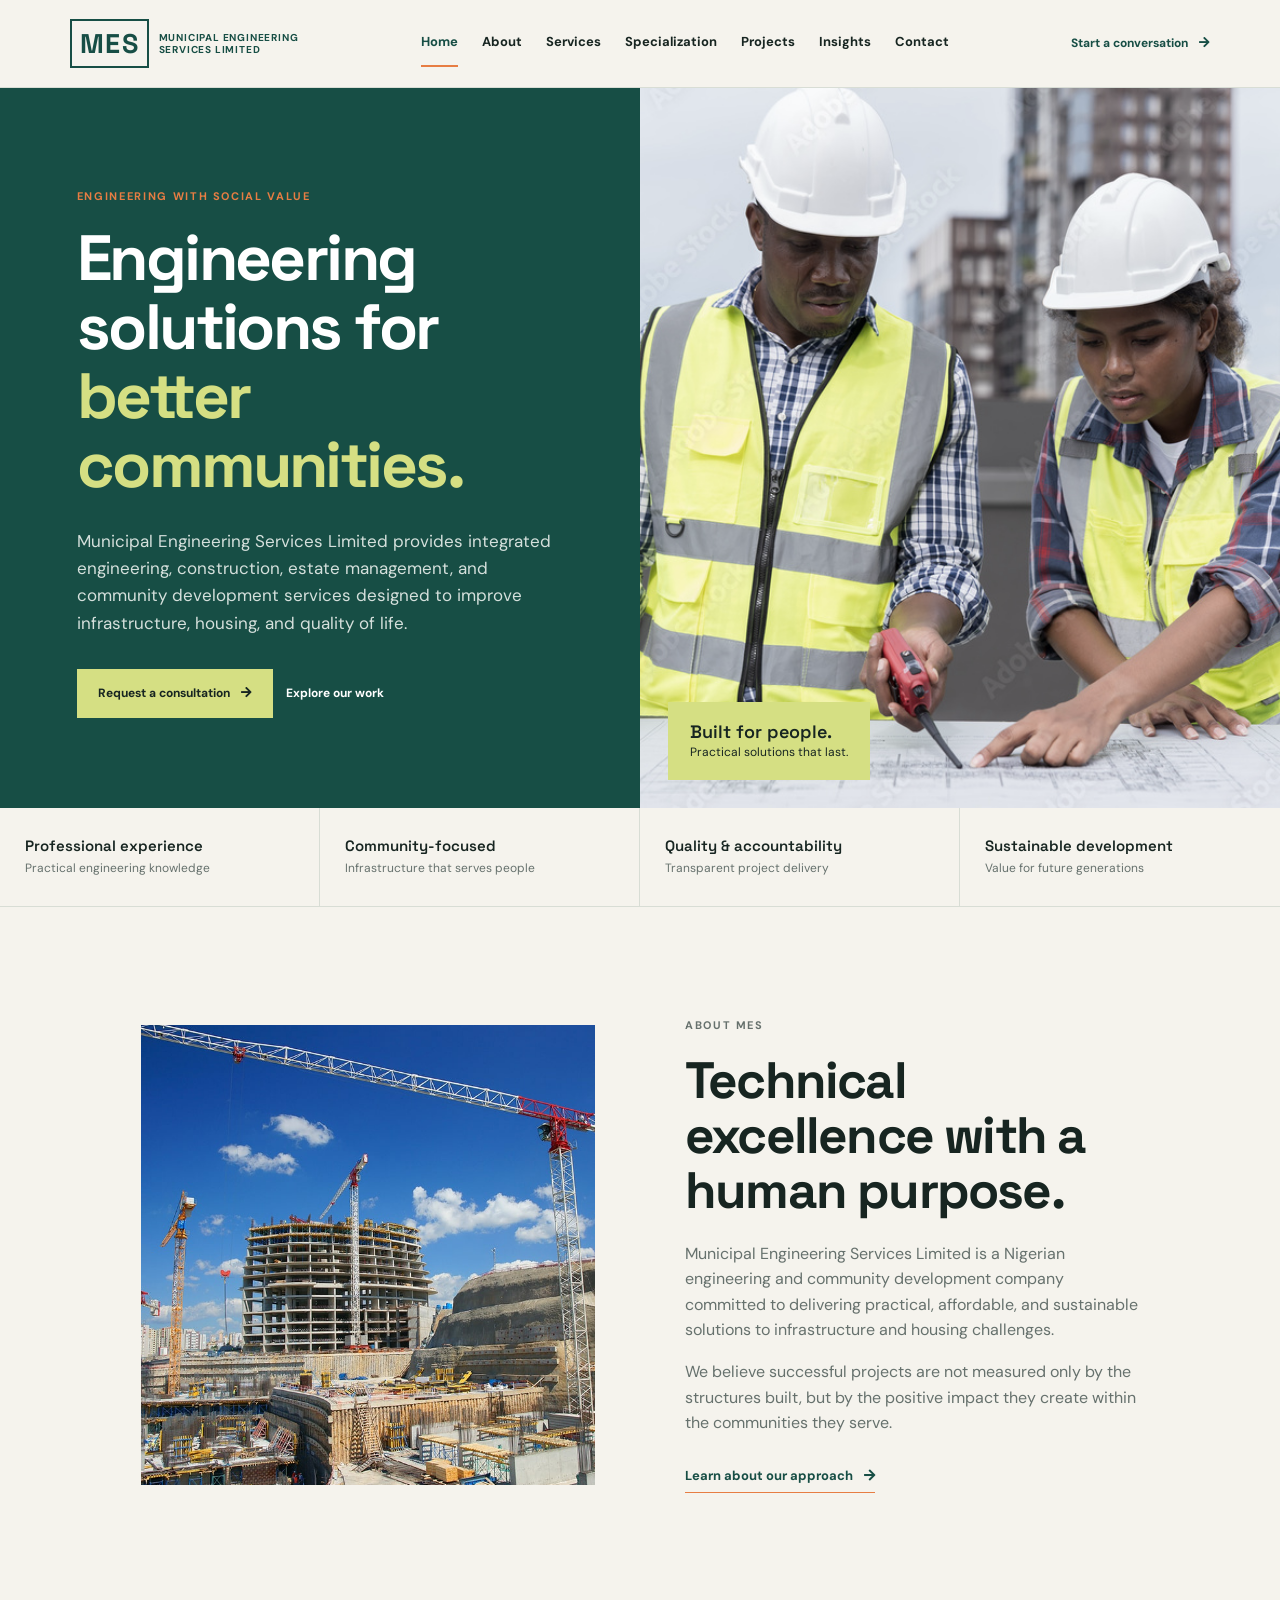
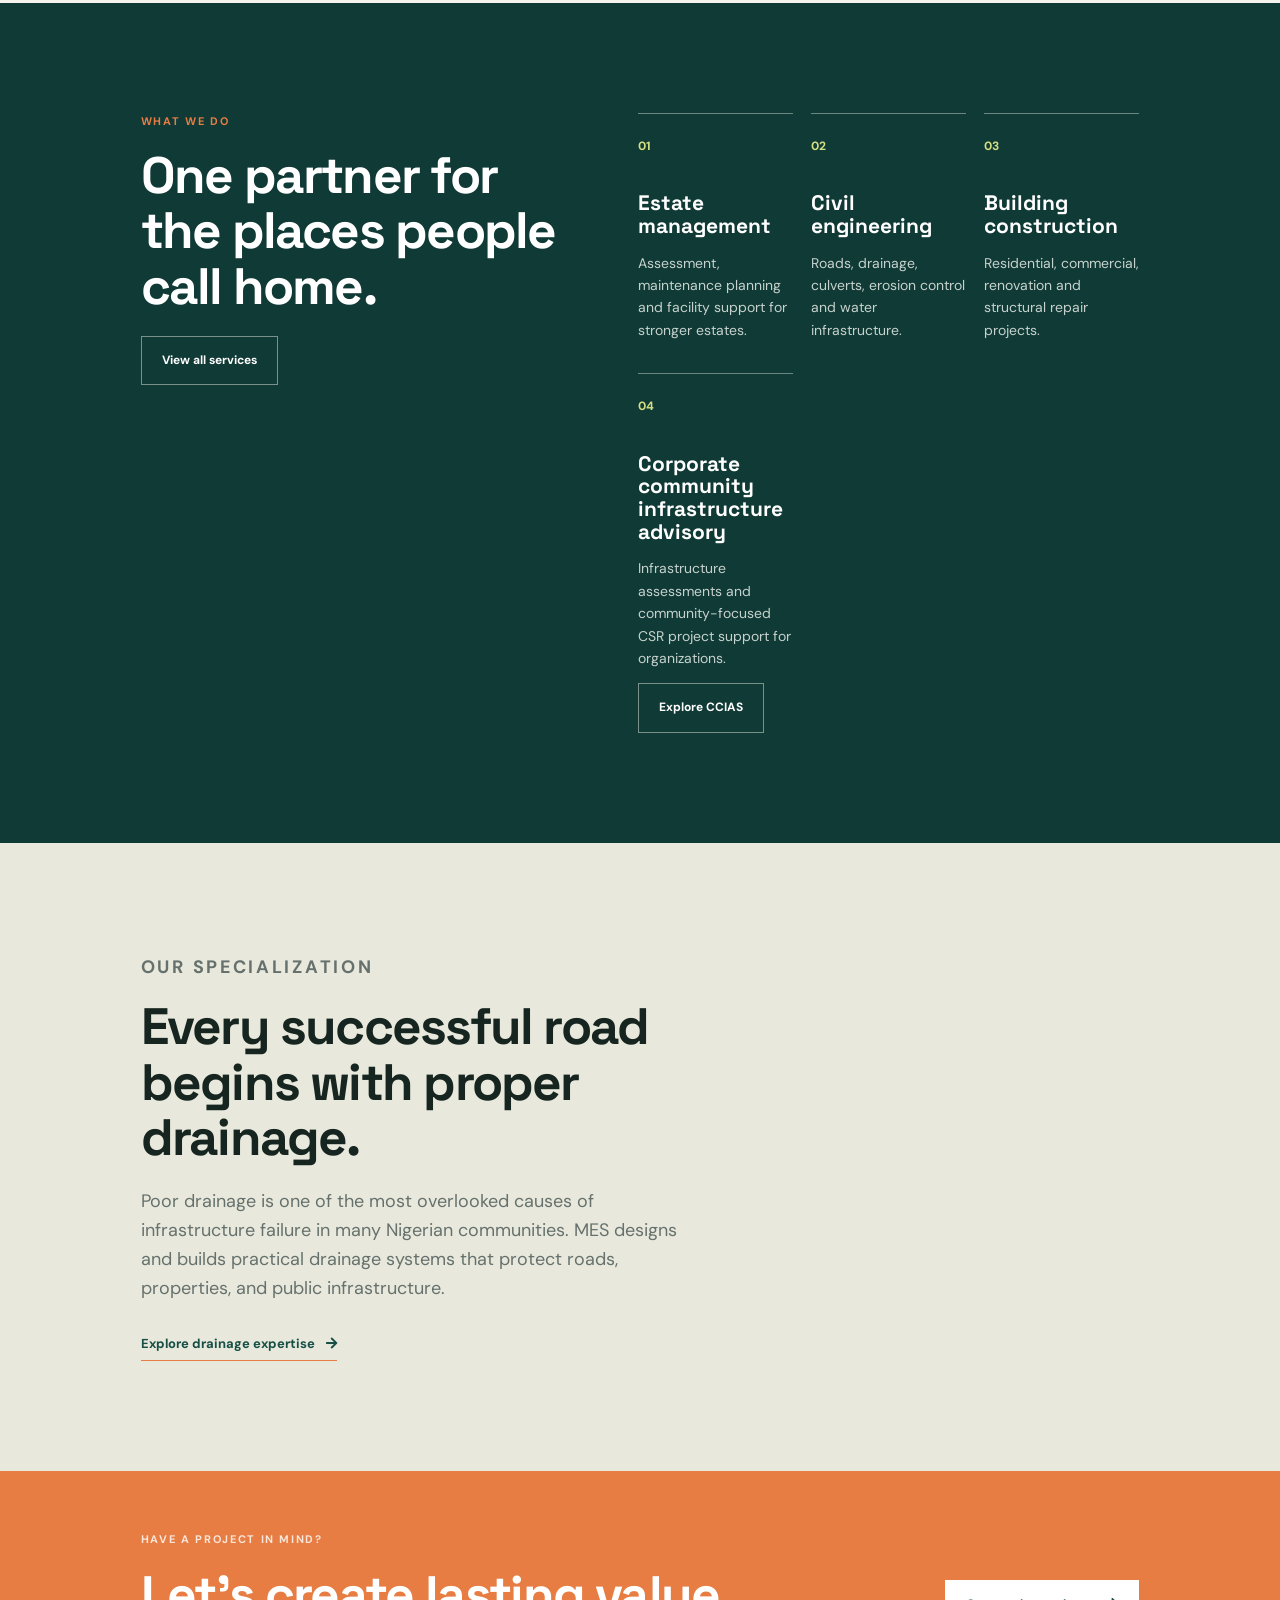
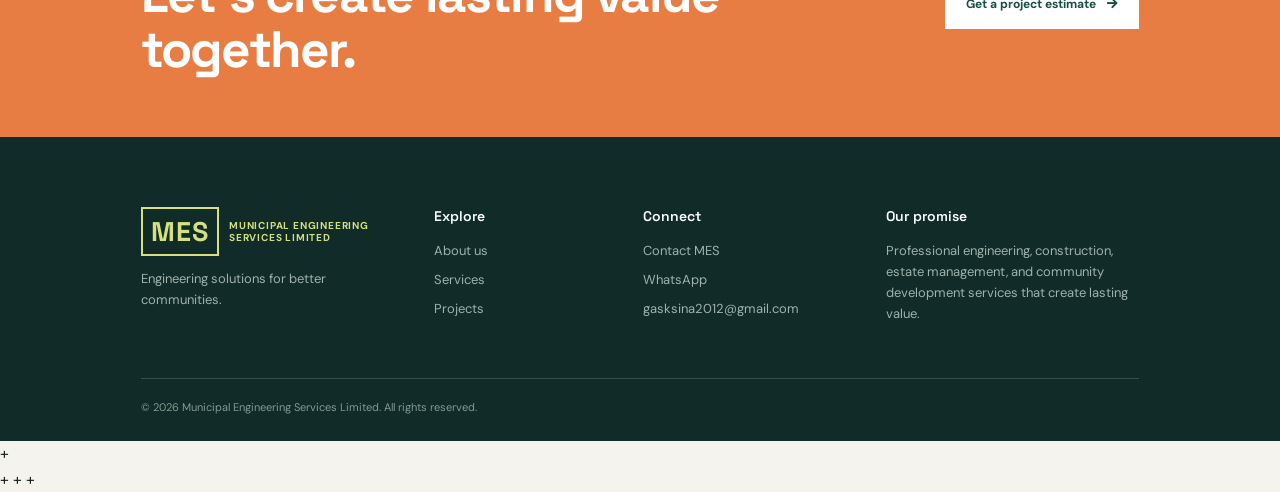
<file: index.html>
<!DOCTYPE html>
<html lang="en">
<head>
    <meta charset="utf-8">
    <meta name="viewport" content="width=device-width, initial-scale=1">
    <title>MES | Engineering Solutions for Better Communities</title>
    <meta name="description" content="Municipal Engineering Services Limited provides integrated engineering, construction, estate management and community development services.">
    <link rel="preconnect" href="https://fonts.googleapis.com">
    <link rel="preconnect" href="https://fonts.gstatic.com" crossorigin>
    <link href="https://fonts.googleapis.com/css2?family=DM+Sans:wght@400;500;600;700&family=Space+Grotesk:wght@500;600;700&display=swap" rel="stylesheet">
    <link href="https://cdnjs.cloudflare.com/ajax/libs/font-awesome/5.10.0/css/all.min.css" rel="stylesheet">
    <link href="css/style.css" rel="stylesheet">
</head>
<body>
<div class="site-shell">
    
    <header class="site-header">
        <a class="brand" href="index.html"><span>MES</span><small>Municipal Engineering<br>Services Limited</small></a>
        <nav class="main-nav" aria-label="Main navigation">
            <a class="active" href="index.html">Home</a><a href="about.html">About</a><a href="service.html">Services</a><a href="specialization.html">Specialization</a><a href="portfolio.html">Projects</a><a href="blog.html">Insights</a><a href="contact.html">Contact</a>
        </nav>
        <a class="header-cta" href="contact.html">Start a conversation <i class="fas fa-arrow-right"></i></a>
    </header>
    <main>
        <section class="hero">
            <div class="hero-copy"><p class="eyebrow">Engineering with social value</p><h1>Engineering solutions for <em>better communities.</em></h1><p class="hero-intro">Municipal Engineering Services Limited provides integrated engineering, construction, estate management, and community development services designed to improve infrastructure, housing, and quality of life.</p><div class="button-row"><a class="button button-primary" href="contact.html">Request a consultation <i class="fas fa-arrow-right"></i></a><a class="button button-quiet" href="portfolio.html">Explore our work</a></div></div>
            <div class="hero-image"><img src="img/mes.jpg" alt="MES engineering team"><div class="hero-note"><strong>Built for people.</strong><span>Practical solutions that last.</span></div></div>
        </section>
        <section class="trust-strip"><div><strong>Professional experience</strong><span>Practical engineering knowledge</span></div><div><strong>Community-focused</strong><span>Infrastructure that serves people</span></div><div><strong>Quality & accountability</strong><span>Transparent project delivery</span></div><div><strong>Sustainable development</strong><span>Value for future generations</span></div></section>
        <section class="split-section section-space"><div class="section-image"><img src="img/about.jpg" alt="Community infrastructure project"></div><div class="section-copy"><p class="eyebrow">About MES</p><h2>Technical excellence with a human purpose.</h2><p>Municipal Engineering Services Limited is a Nigerian engineering and community development company committed to delivering practical, affordable, and sustainable solutions to infrastructure and housing challenges.</p><p>We believe successful projects are not measured only by the structures built, but by the positive impact they create within the communities they serve.</p><a class="text-link" href="about.html">Learn about our approach <i class="fas fa-arrow-right"></i></a></div></section>
        <section class="dark-section section-space"><div class="section-heading"><p class="eyebrow">What we do</p><h2>One partner for the places people call home.</h2><a class="button button-outline" href="service.html">View all services</a></div><div class="service-grid"><article><span>01</span><h3>Estate management</h3><p>Assessment, maintenance planning and facility support for stronger estates.</p></article><article><span>02</span><h3>Civil engineering</h3><p>Roads, drainage, culverts, erosion control and water infrastructure.</p></article><article><span>03</span><h3>Building construction</h3><p>Residential, commercial, renovation and structural repair projects.</p></article><article><span>04</span><h3>Corporate community infrastructure advisory</h3><p>Infrastructure assessments and community-focused CSR project support for organizations.</p><a class="button button-outline" href="ccias.html">Explore CCIAS</a></article></div></section>
        <section class="principle section-space"><p class="eyebrow">Our specialization</p><h2>Every successful road begins with proper drainage.</h2><p>Poor drainage is one of the most overlooked causes of infrastructure failure in many Nigerian communities. MES designs and builds practical drainage systems that protect roads, properties, and public infrastructure.</p><a class="text-link" href="specialization.html">Explore drainage expertise <i class="fas fa-arrow-right"></i></a></section>
        <section class="cta-band"><div><p class="eyebrow">Have a project in mind?</p><h2>Let’s create lasting value together.</h2></div><a class="button button-light" href="contact.html">Get a project estimate <i class="fas fa-arrow-right"></i></a></section>
    </main>
    <footer class="site-footer"><div><a class="brand brand-light" href="index.html"><span>MES</span><small>Municipal Engineering<br>Services Limited</small></a><p>Engineering solutions for better communities.</p></div><div><h4>Explore</h4><a href="about.html">About us</a><a href="service.html">Services</a><a href="portfolio.html">Projects</a></div><div><h4>Connect</h4><a href="contact.html">Contact MES</a><a href="https://wa.me/2348050501375">WhatsApp</a><a href="mailto:gasksina2012@gmail.com">gasksina2012@gmail.com</a></div><div><h4>Our promise</h4><p>Professional engineering, construction, estate management, and community development services that create lasting value.</p></div><div class="footer-bottom">© 2026 Municipal Engineering Services Limited. All rights reserved.</div></footer>
+</div>
+<script src="js/main.js"></script>
+</body>
+</html>
</file>
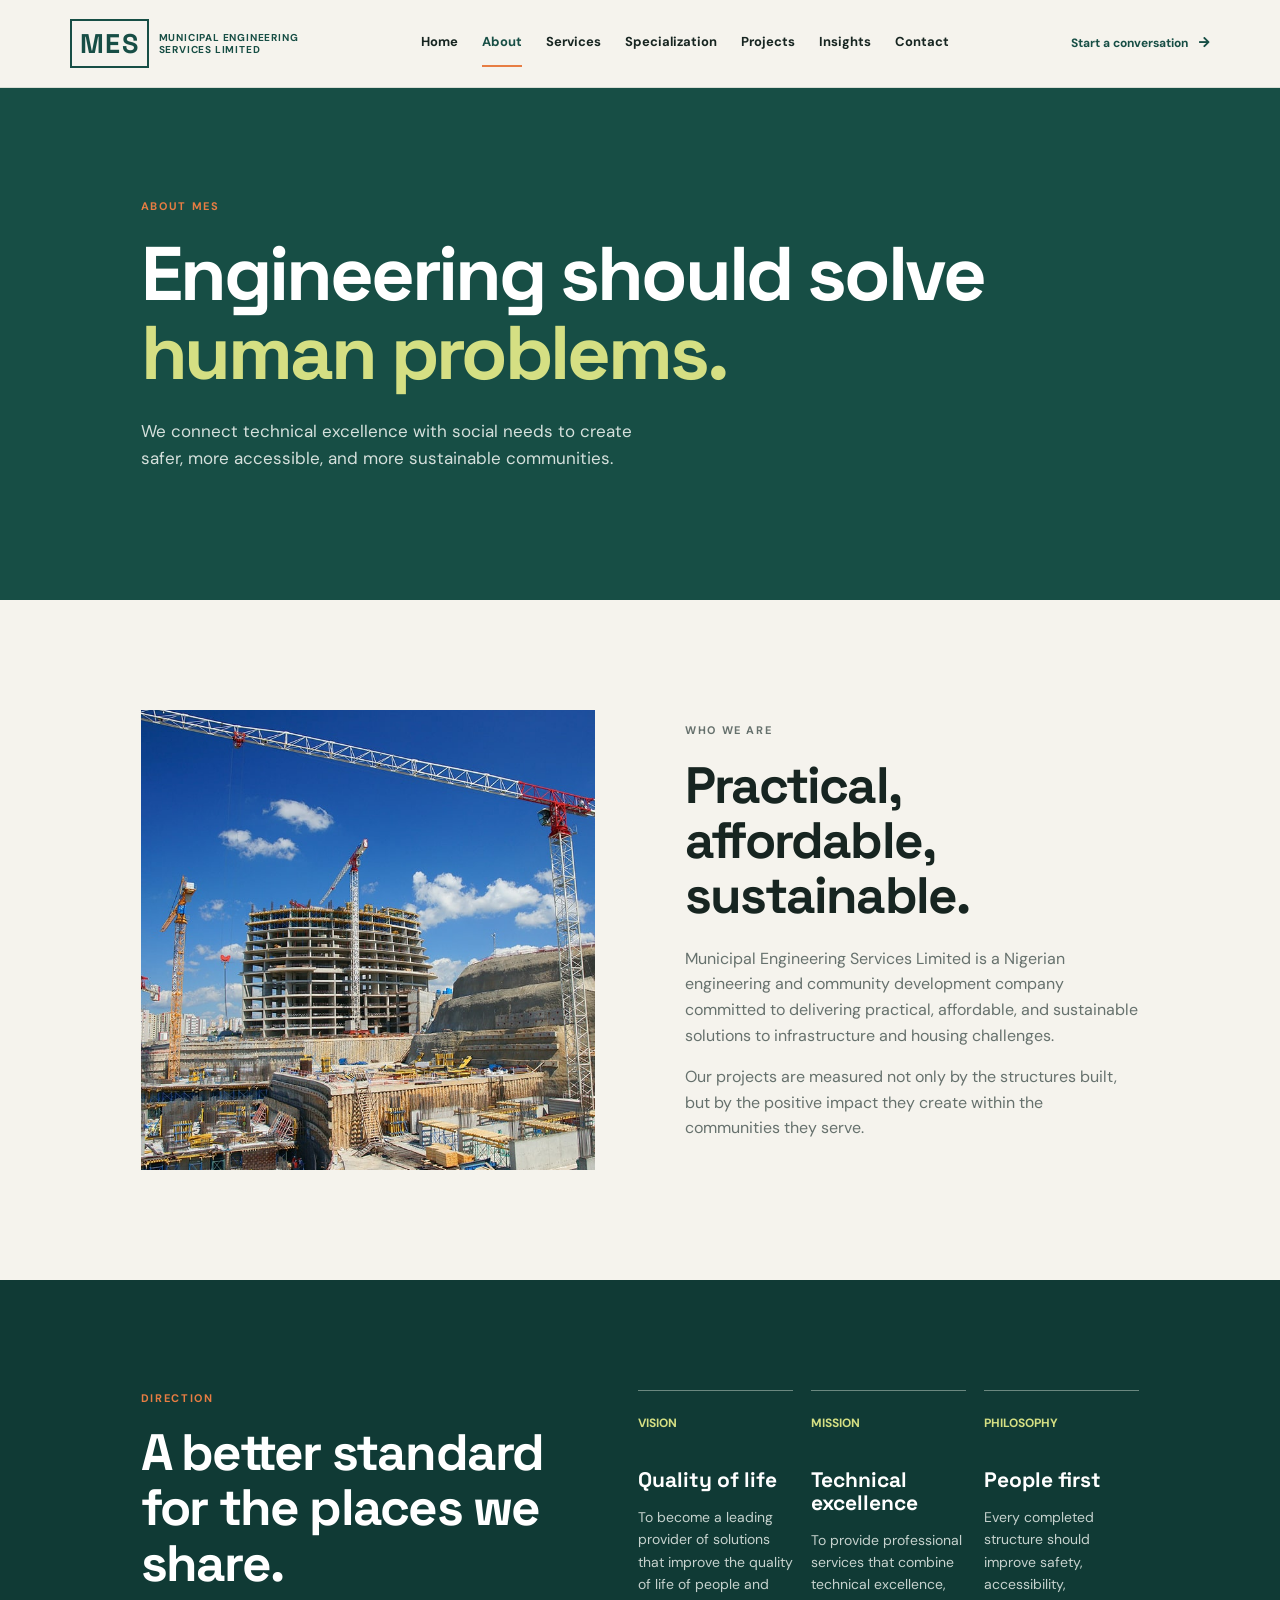
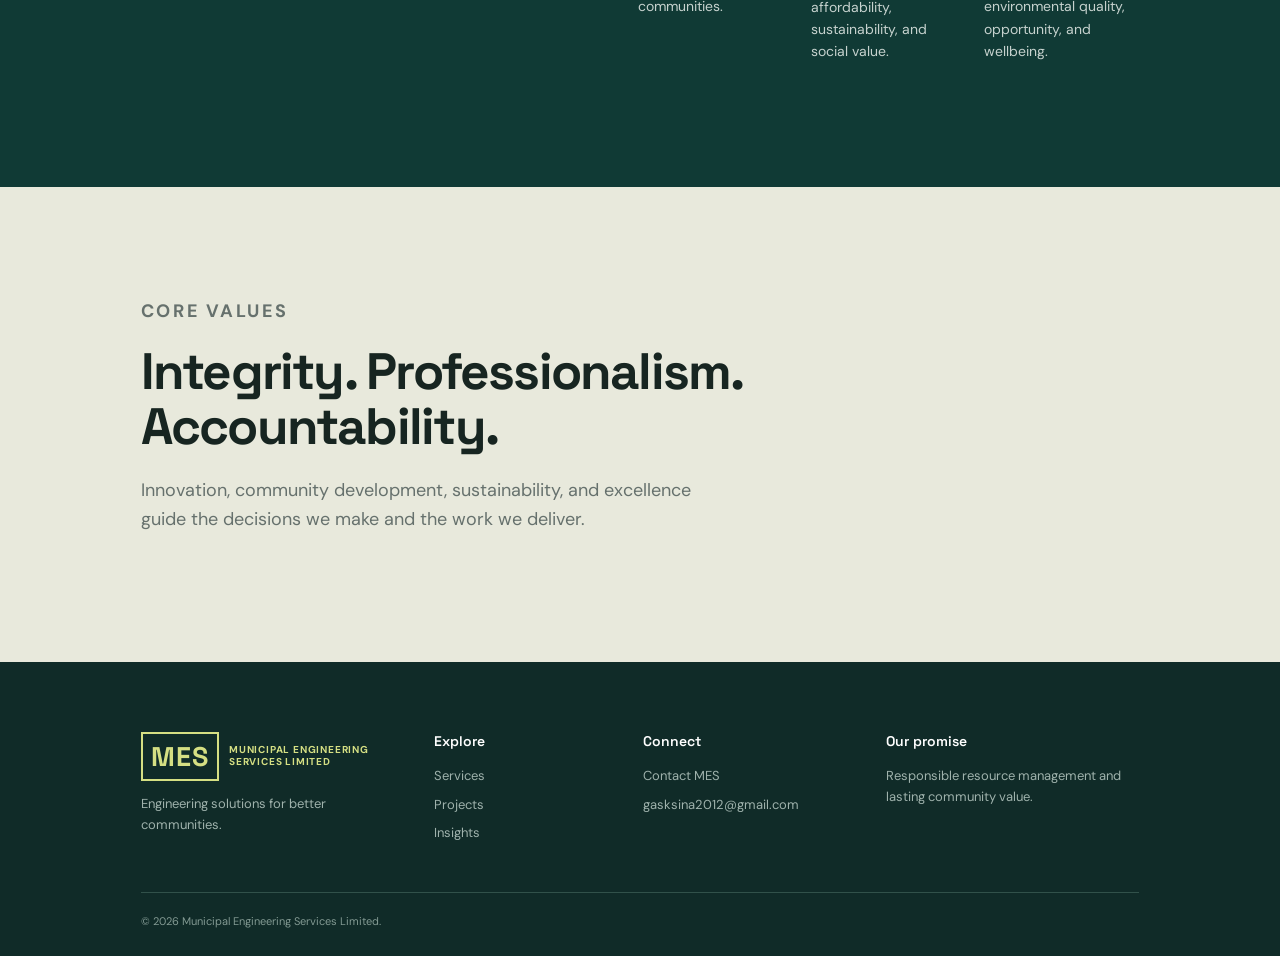
<file: about.html>
<!DOCTYPE html><html lang="en"><head><meta charset="utf-8"><meta name="viewport" content="width=device-width, initial-scale=1"><title>About MES | Municipal Engineering Services</title><meta name="description" content="Learn about MES vision, mission, values and philosophy."><link href="https://fonts.googleapis.com/css2?family=DM+Sans:wght@400;500;600;700&family=Space+Grotesk:wght@500;600;700&display=swap" rel="stylesheet"><link href="https://cdnjs.cloudflare.com/ajax/libs/font-awesome/5.10.0/css/all.min.css" rel="stylesheet"><link href="css/style.css" rel="stylesheet"></head><body><div class="site-shell"><header class="site-header"><a class="brand" href="index.html"><span>MES</span><small>Municipal Engineering<br>Services Limited</small></a><nav class="main-nav"><a href="index.html">Home</a><a class="active" href="about.html">About</a><a href="service.html">Services</a><a href="specialization.html">Specialization</a><a href="portfolio.html">Projects</a><a href="blog.html">Insights</a><a href="contact.html">Contact</a></nav><a class="header-cta" href="contact.html">Start a conversation <i class="fas fa-arrow-right"></i></a></header><main><section class="page-hero section-space"><p class="eyebrow">About MES</p><h1>Engineering should solve<br><em>human problems.</em></h1><p class="hero-intro">We connect technical excellence with social needs to create safer, more accessible, and more sustainable communities.</p></section><section class="split-section section-space"><div class="section-image"><img src="img/about.jpg" alt="MES community development work"></div><div class="section-copy"><p class="eyebrow">Who we are</p><h2>Practical, affordable, sustainable.</h2><p>Municipal Engineering Services Limited is a Nigerian engineering and community development company committed to delivering practical, affordable, and sustainable solutions to infrastructure and housing challenges.</p><p>Our projects are measured not only by the structures built, but by the positive impact they create within the communities they serve.</p></div></section><section class="dark-section section-space"><div class="section-heading"><p class="eyebrow">Direction</p><h2>A better standard for the places we share.</h2></div><div class="service-grid"><article><span>VISION</span><h3>Quality of life</h3><p>To become a leading provider of solutions that improve the quality of life of people and communities.</p></article><article><span>MISSION</span><h3>Technical excellence</h3><p>To provide professional services that combine technical excellence, affordability, sustainability, and social value.</p></article><article><span>PHILOSOPHY</span><h3>People first</h3><p>Every completed structure should improve safety, accessibility, environmental quality, opportunity, and wellbeing.</p></article></div></section><section class="principle section-space"><p class="eyebrow">Core values</p><h2>Integrity. Professionalism. Accountability.</h2><p>Innovation, community development, sustainability, and excellence guide the decisions we make and the work we deliver.</p></section></main><footer class="site-footer"><div><a class="brand brand-light" href="index.html"><span>MES</span><small>Municipal Engineering<br>Services Limited</small></a><p>Engineering solutions for better communities.</p></div><div><h4>Explore</h4><a href="service.html">Services</a><a href="portfolio.html">Projects</a><a href="blog.html">Insights</a></div><div><h4>Connect</h4><a href="contact.html">Contact MES</a><a href="mailto:gasksina2012@gmail.com">gasksina2012@gmail.com</a></div><div><h4>Our promise</h4><p>Responsible resource management and lasting community value.</p></div><div class="footer-bottom">© 2026 Municipal Engineering Services Limited.</div></footer></div></body></html>
</file>
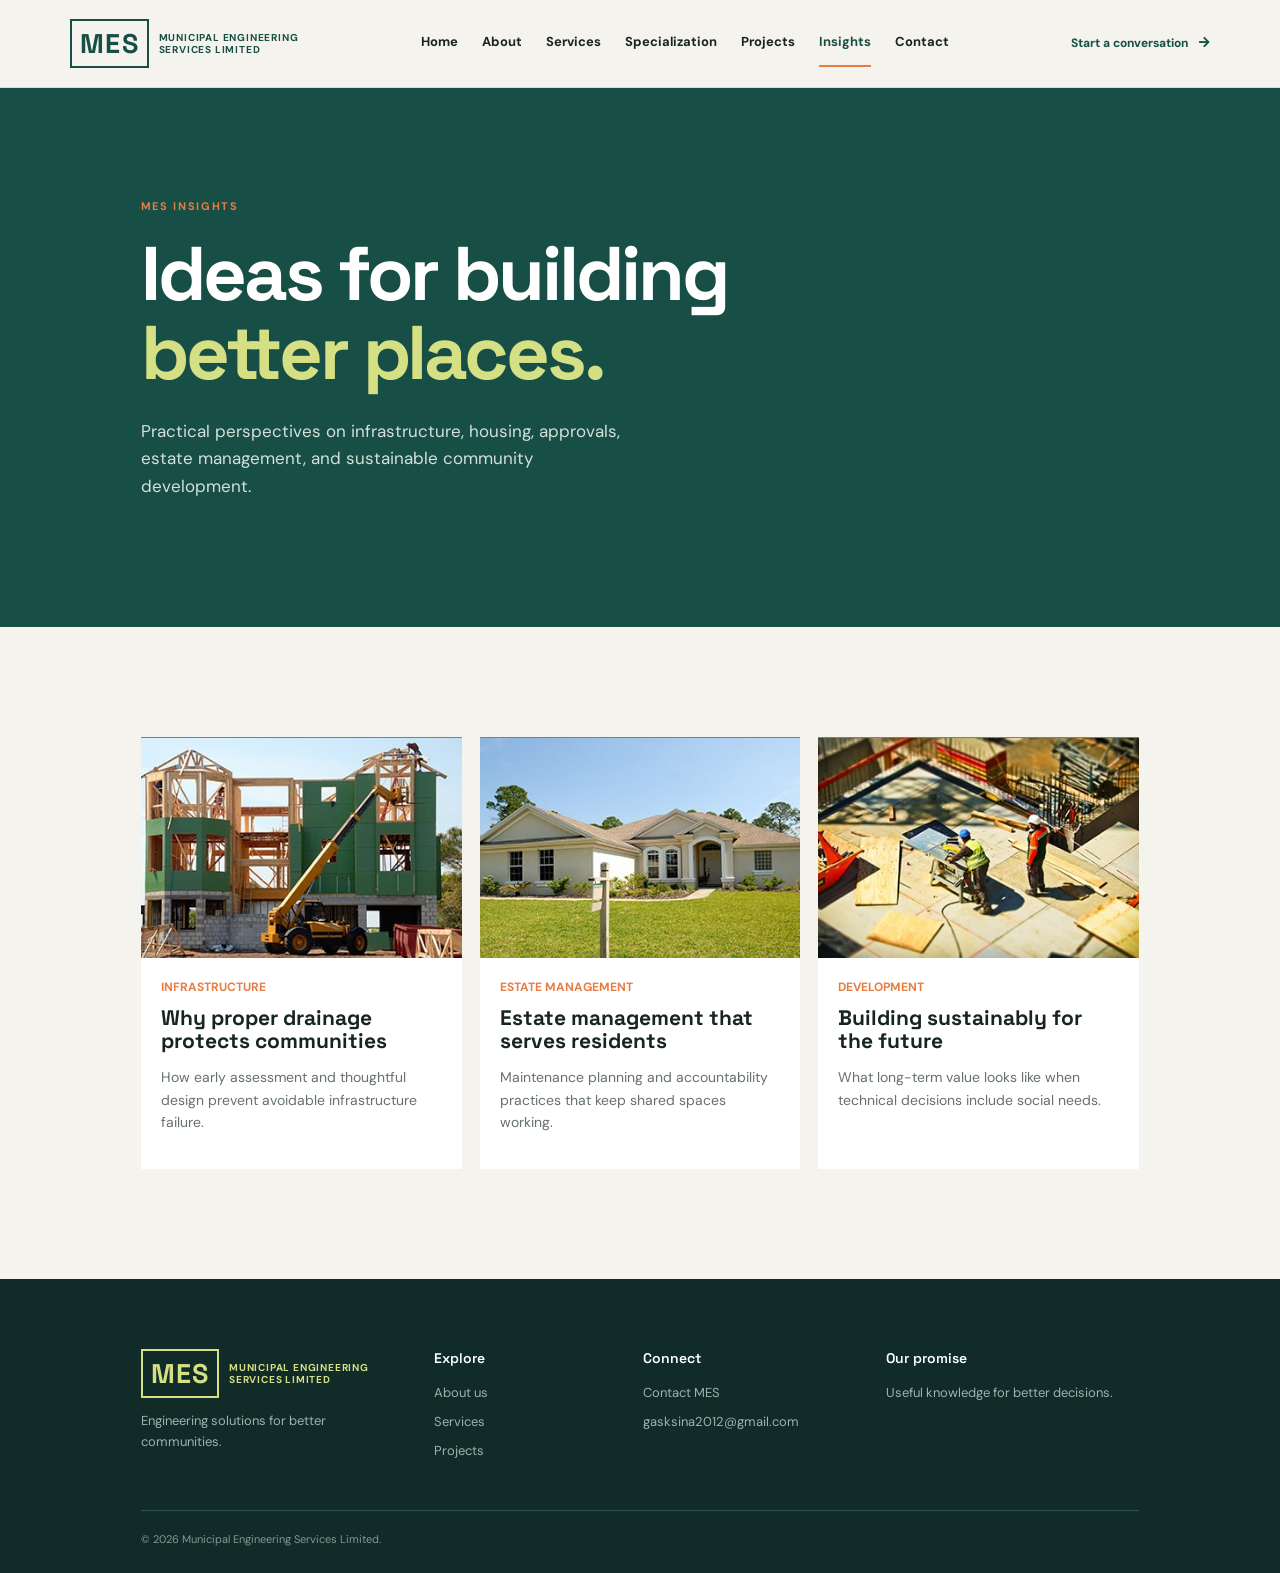
<file: blog.html>
<!DOCTYPE html><html lang="en"><head><meta charset="utf-8"><meta name="viewport" content="width=device-width, initial-scale=1"><title>Insights | Municipal Engineering Services</title><meta name="description" content="Engineering, infrastructure, estate management and sustainable development insights from MES."><link href="https://fonts.googleapis.com/css2?family=DM+Sans:wght@400;500;600;700&family=Space+Grotesk:wght@500;600;700&display=swap" rel="stylesheet"><link href="https://cdnjs.cloudflare.com/ajax/libs/font-awesome/5.10.0/css/all.min.css" rel="stylesheet"><link href="css/style.css" rel="stylesheet"></head><body><div class="site-shell"><header class="site-header"><a class="brand" href="index.html"><span>MES</span><small>Municipal Engineering<br>Services Limited</small></a><nav class="main-nav"><a href="index.html">Home</a><a href="about.html">About</a><a href="service.html">Services</a><a href="specialization.html">Specialization</a><a href="portfolio.html">Projects</a><a class="active" href="blog.html">Insights</a><a href="contact.html">Contact</a></nav><a class="header-cta" href="contact.html">Start a conversation <i class="fas fa-arrow-right"></i></a></header><main><section class="page-hero section-space"><p class="eyebrow">MES insights</p><h1>Ideas for building<br><em>better places.</em></h1><p class="hero-intro">Practical perspectives on infrastructure, housing, approvals, estate management, and sustainable community development.</p></section><section class="section-space"><div class="service-grid project-grid"><article><img src="img/blog-1.jpg" alt="Drainage infrastructure"><span>INFRASTRUCTURE</span><h3>Why proper drainage protects communities</h3><p>How early assessment and thoughtful design prevent avoidable infrastructure failure.</p></article><article><img src="img/blog-2.jpg" alt="Estate management"><span>ESTATE MANAGEMENT</span><h3>Estate management that serves residents</h3><p>Maintenance planning and accountability practices that keep shared spaces working.</p></article><article><img src="img/blog-3.jpg" alt="Sustainable housing"><span>DEVELOPMENT</span><h3>Building sustainably for the future</h3><p>What long-term value looks like when technical decisions include social needs.</p></article></div></section></main><footer class="site-footer"><div><a class="brand brand-light" href="index.html"><span>MES</span><small>Municipal Engineering<br>Services Limited</small></a><p>Engineering solutions for better communities.</p></div><div><h4>Explore</h4><a href="about.html">About us</a><a href="service.html">Services</a><a href="portfolio.html">Projects</a></div><div><h4>Connect</h4><a href="contact.html">Contact MES</a><a href="mailto:gasksina2012@gmail.com">gasksina2012@gmail.com</a></div><div><h4>Our promise</h4><p>Useful knowledge for better decisions.</p></div><div class="footer-bottom">© 2026 Municipal Engineering Services Limited.</div></footer></div></body></html>
</file>
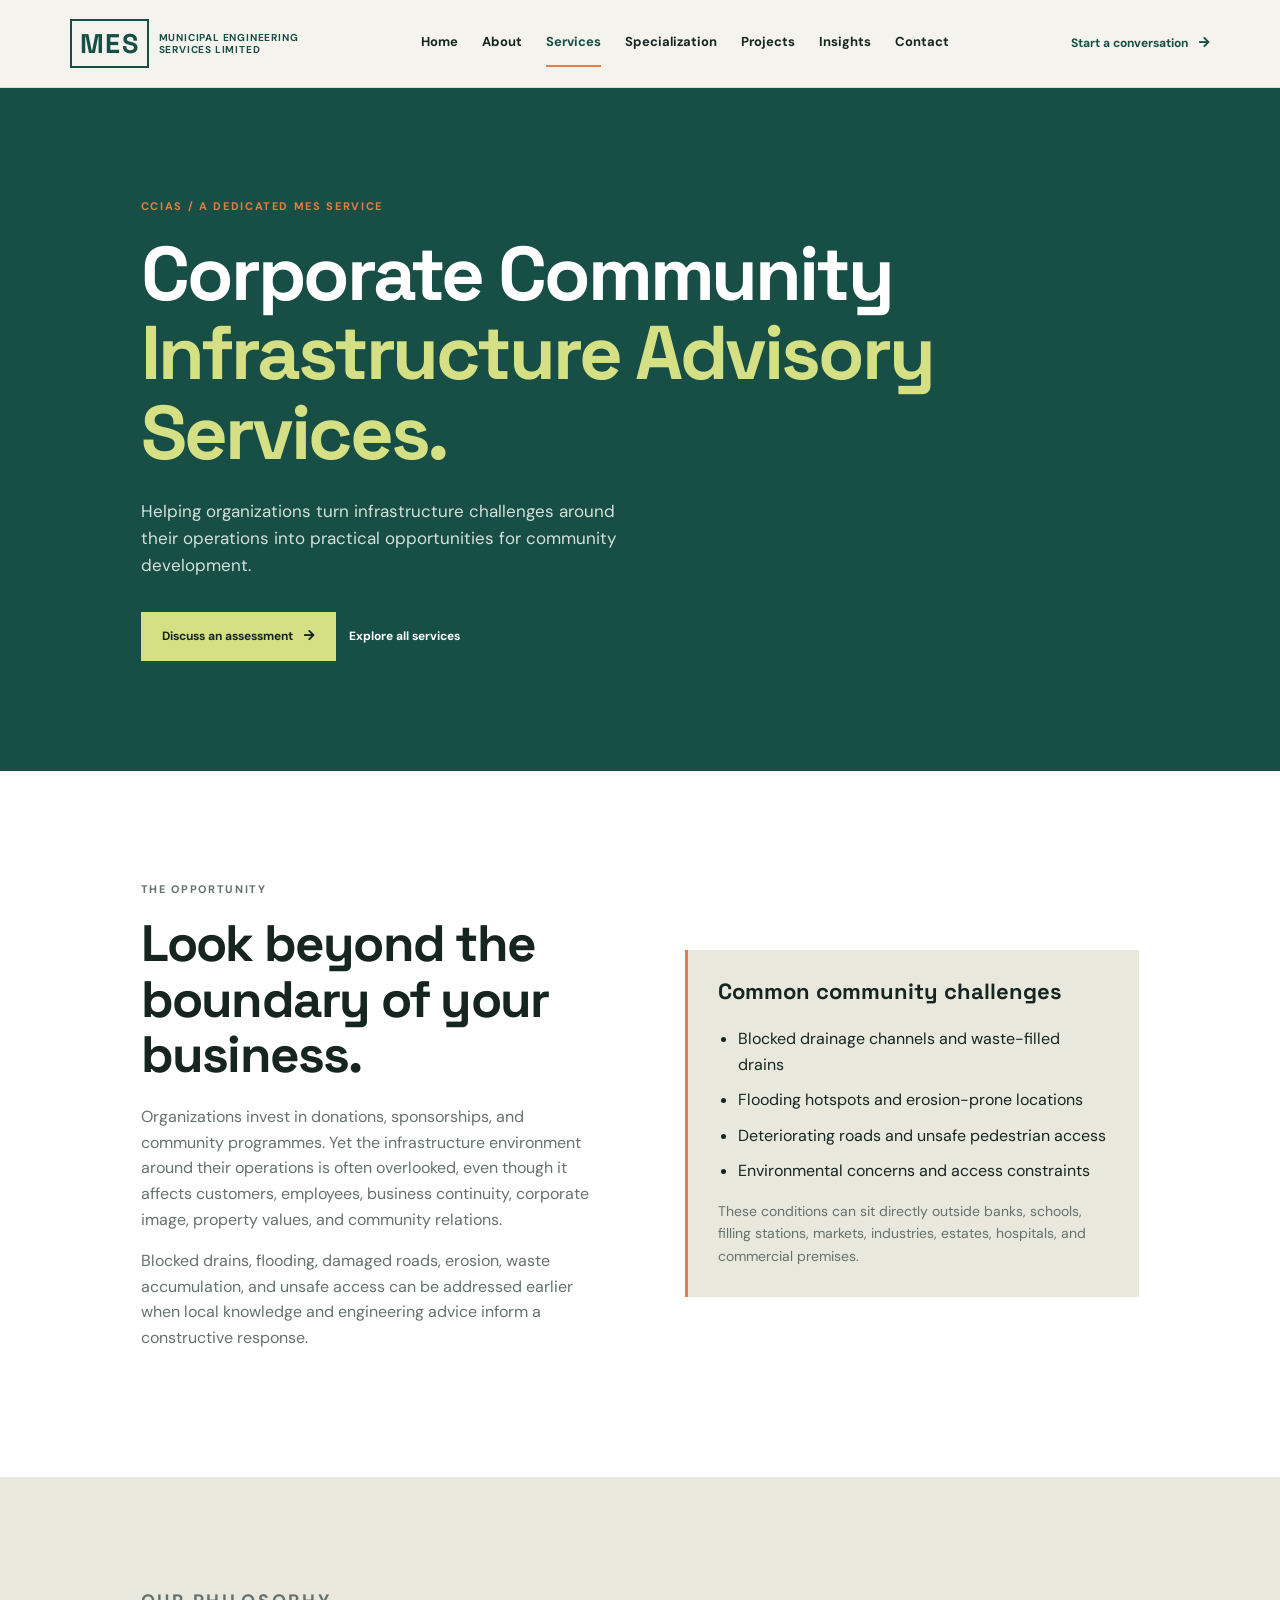
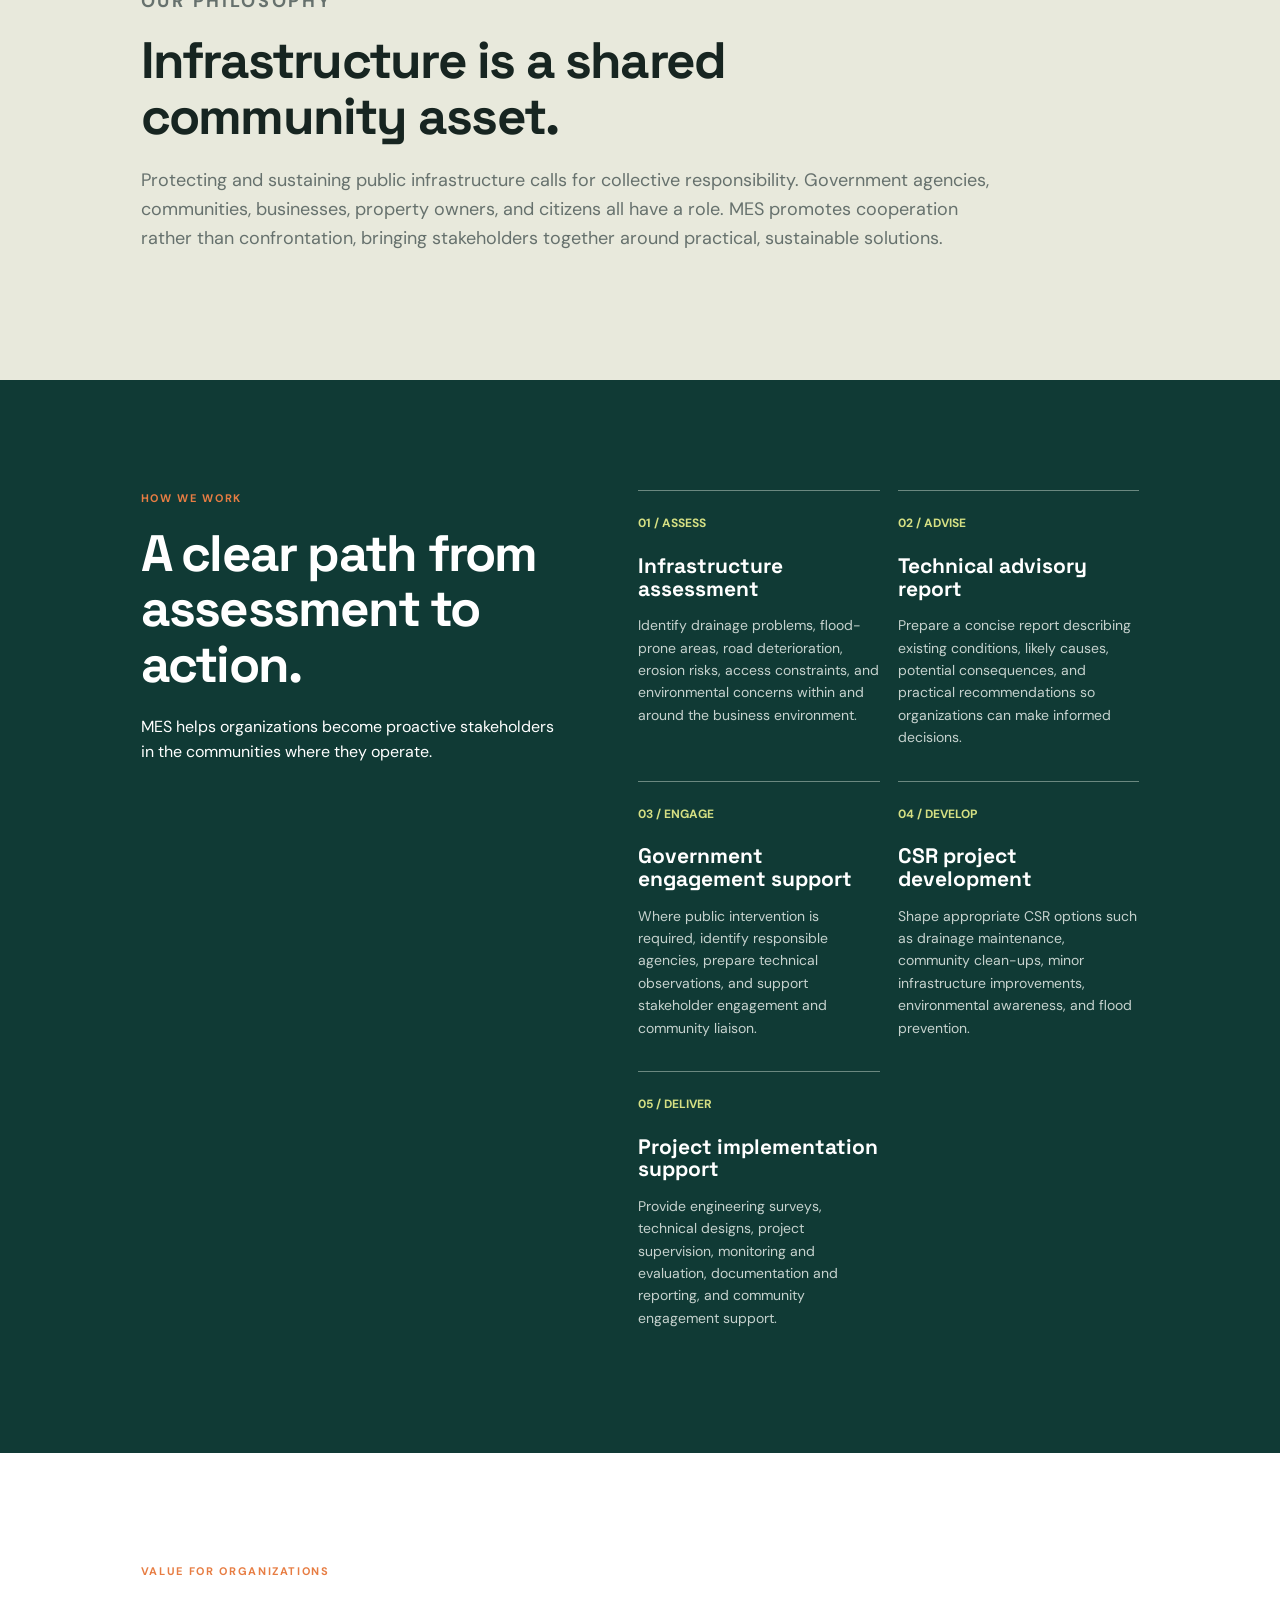
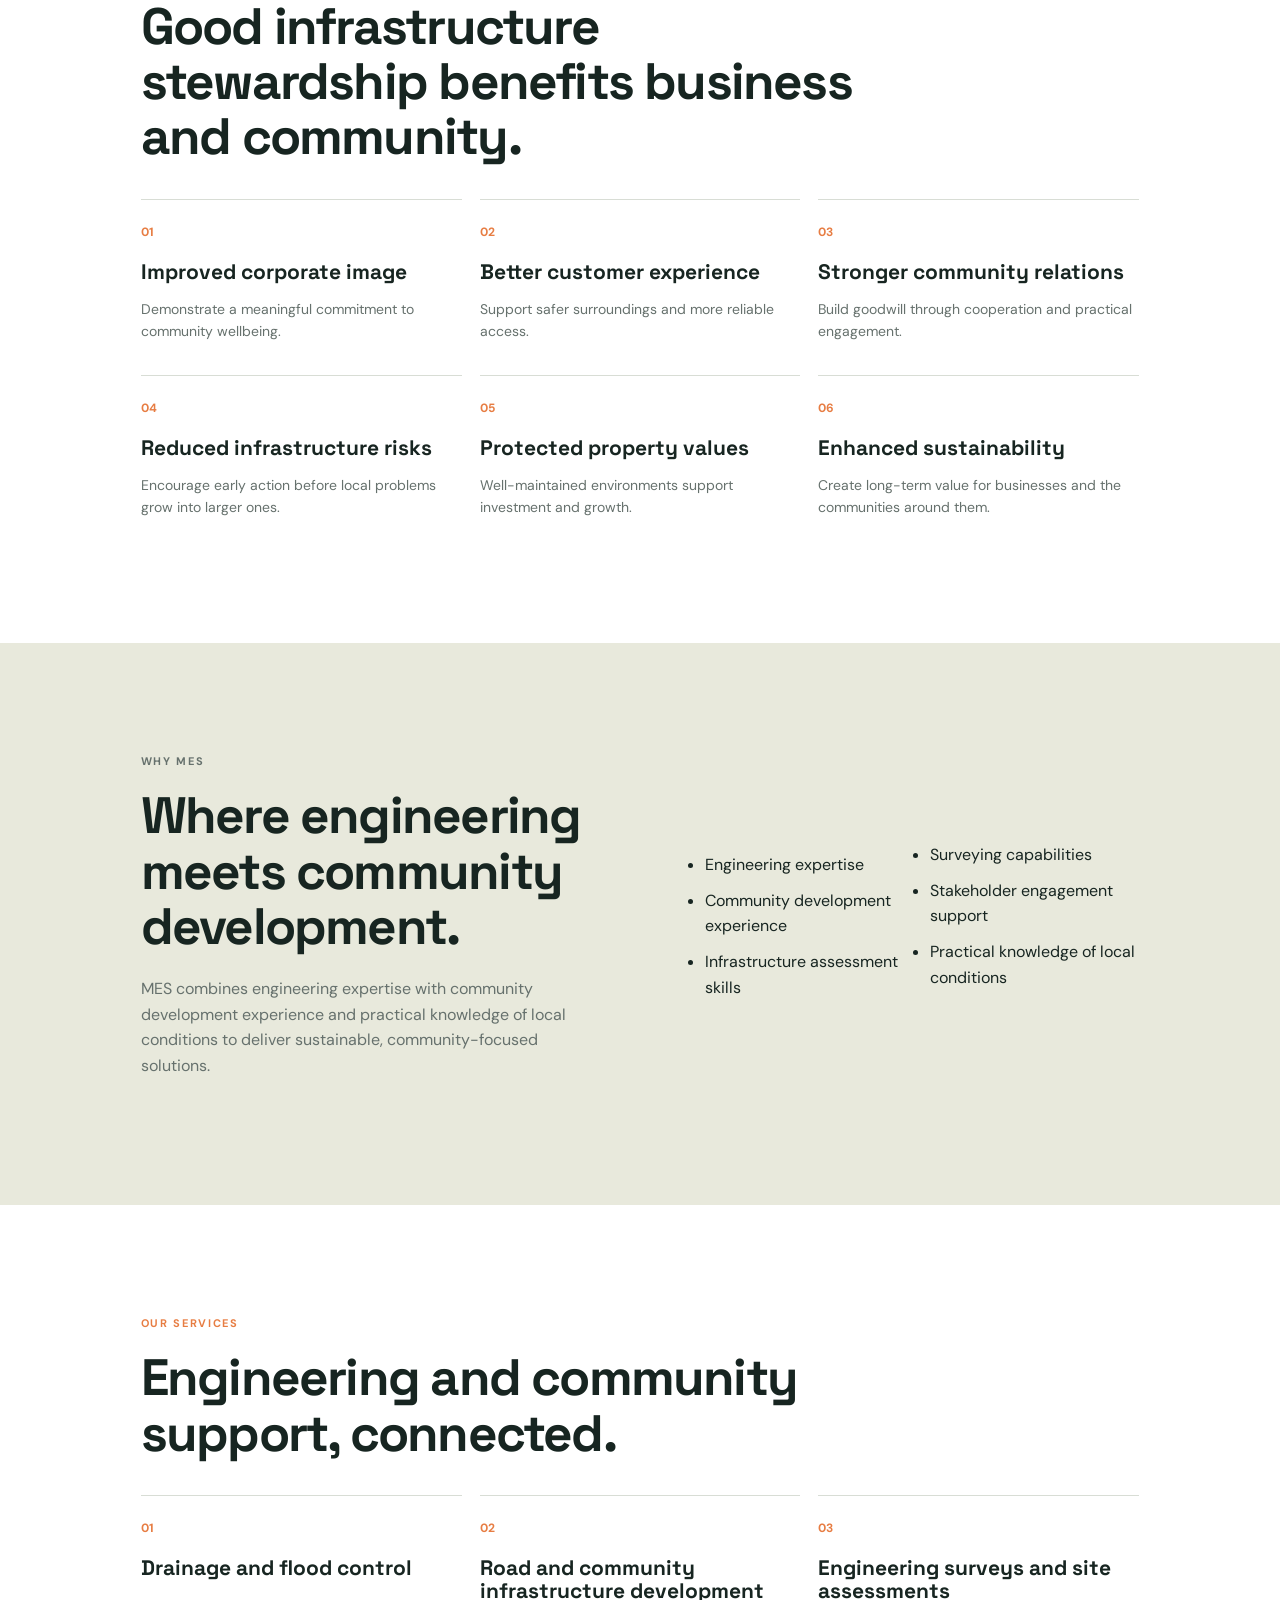
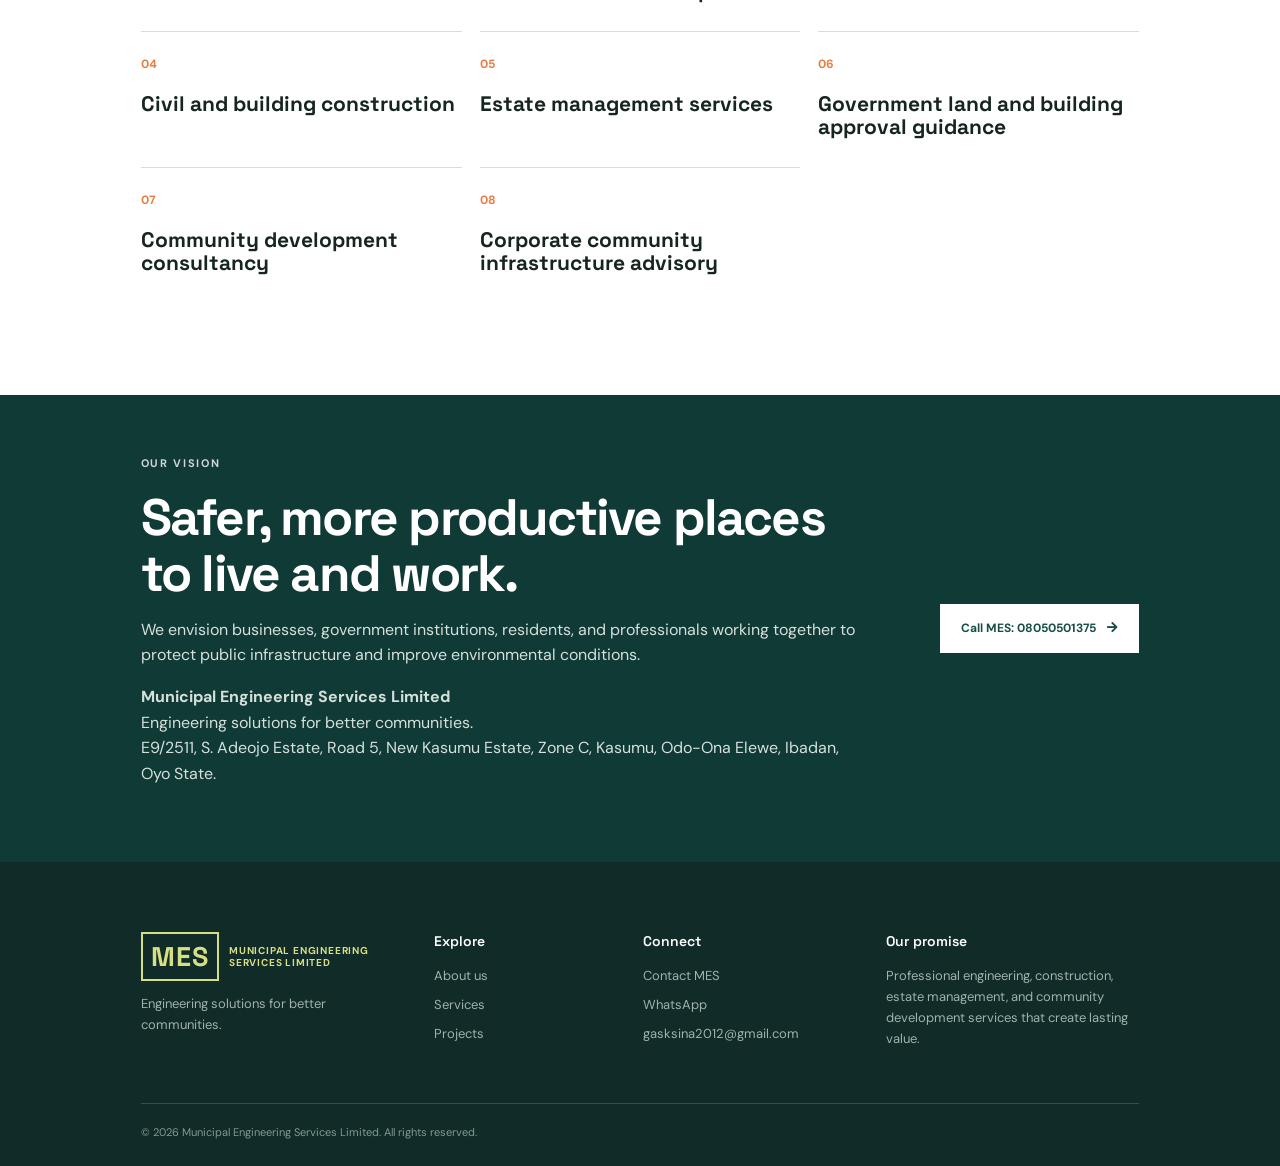
<file: ccias.html>
<!DOCTYPE html>
<html lang="en">
<head>
    <meta charset="utf-8">
    <meta name="viewport" content="width=device-width, initial-scale=1">
    <title>Corporate Community Infrastructure Advisory Services | MES</title>
    <meta name="description" content="MES helps organizations assess infrastructure challenges around their operations and develop practical, community-focused CSR responses.">
    <link rel="preconnect" href="https://fonts.googleapis.com">
    <link rel="preconnect" href="https://fonts.gstatic.com" crossorigin>
    <link href="https://fonts.googleapis.com/css2?family=DM+Sans:wght@400;500;600;700&family=Space+Grotesk:wght@500;600;700&display=swap" rel="stylesheet">
    <link href="https://cdnjs.cloudflare.com/ajax/libs/font-awesome/5.10.0/css/all.min.css" rel="stylesheet">
    <link href="css/style.css" rel="stylesheet">
</head>
<body>
<div class="site-shell">
    <header class="site-header">
        <a class="brand" href="index.html"><span>MES</span><small>Municipal Engineering<br>Services Limited</small></a>
        <nav class="main-nav" aria-label="Main navigation">
            <a href="index.html">Home</a><a href="about.html">About</a><a class="active" href="service.html">Services</a><a href="specialization.html">Specialization</a><a href="portfolio.html">Projects</a><a href="blog.html">Insights</a><a href="contact.html">Contact</a>
        </nav>
        <a class="header-cta" href="contact.html">Start a conversation <i class="fas fa-arrow-right"></i></a>
    </header>
    <main>
        <section class="page-hero section-space">
            <p class="eyebrow">CCIAS / A dedicated MES service</p>
            <h1>Corporate Community<br><em>Infrastructure Advisory<br>Services.</em></h1>
            <p class="hero-intro">Helping organizations turn infrastructure challenges around their operations into practical opportunities for community development.</p>
            <div class="button-row"><a class="button button-primary" href="contact.html">Discuss an assessment <i class="fas fa-arrow-right"></i></a><a class="button button-quiet" href="service.html">Explore all services</a></div>
        </section>

        <section class="split-section section-space ccias-intro">
            <div class="section-copy">
                <p class="eyebrow">The opportunity</p>
                <h2>Look beyond the boundary of your business.</h2>
                <p>Organizations invest in donations, sponsorships, and community programmes. Yet the infrastructure environment around their operations is often overlooked, even though it affects customers, employees, business continuity, corporate image, property values, and community relations.</p>
                <p>Blocked drains, flooding, damaged roads, erosion, waste accumulation, and unsafe access can be addressed earlier when local knowledge and engineering advice inform a constructive response.</p>
            </div>
            <div class="ccias-issues">
                <h3>Common community challenges</h3>
                <ul>
                    <li>Blocked drainage channels and waste-filled drains</li>
                    <li>Flooding hotspots and erosion-prone locations</li>
                    <li>Deteriorating roads and unsafe pedestrian access</li>
                    <li>Environmental concerns and access constraints</li>
                </ul>
                <p>These conditions can sit directly outside banks, schools, filling stations, markets, industries, estates, hospitals, and commercial premises.</p>
            </div>
        </section>

        <section class="principle section-space ccias-principle">
            <p class="eyebrow">Our philosophy</p>
            <h2>Infrastructure is a shared community asset.</h2>
            <p>Protecting and sustaining public infrastructure calls for collective responsibility. Government agencies, communities, businesses, property owners, and citizens all have a role. MES promotes cooperation rather than confrontation, bringing stakeholders together around practical, sustainable solutions.</p>
        </section>

        <section class="dark-section section-space">
            <div class="section-heading">
                <p class="eyebrow">How we work</p>
                <h2>A clear path from assessment to action.</h2>
                <p>MES helps organizations become proactive stakeholders in the communities where they operate.</p>
            </div>
            <div class="service-grid ccias-steps">
                <article><span>01 / ASSESS</span><h3>Infrastructure assessment</h3><p>Identify drainage problems, flood-prone areas, road deterioration, erosion risks, access constraints, and environmental concerns within and around the business environment.</p></article>
                <article><span>02 / ADVISE</span><h3>Technical advisory report</h3><p>Prepare a concise report describing existing conditions, likely causes, potential consequences, and practical recommendations so organizations can make informed decisions.</p></article>
                <article><span>03 / ENGAGE</span><h3>Government engagement support</h3><p>Where public intervention is required, identify responsible agencies, prepare technical observations, and support stakeholder engagement and community liaison.</p></article>
                <article><span>04 / DEVELOP</span><h3>CSR project development</h3><p>Shape appropriate CSR options such as drainage maintenance, community clean-ups, minor infrastructure improvements, environmental awareness, and flood prevention.</p></article>
                <article><span>05 / DELIVER</span><h3>Project implementation support</h3><p>Provide engineering surveys, technical designs, project supervision, monitoring and evaluation, documentation and reporting, and community engagement support.</p></article>
            </div>
        </section>

        <section class="section-space ccias-benefits">
            <div class="section-heading">
                <p class="eyebrow">Value for organizations</p>
                <h2>Good infrastructure stewardship benefits business and community.</h2>
            </div>
            <div class="service-grid">
                <article><span>01</span><h3>Improved corporate image</h3><p>Demonstrate a meaningful commitment to community wellbeing.</p></article>
                <article><span>02</span><h3>Better customer experience</h3><p>Support safer surroundings and more reliable access.</p></article>
                <article><span>03</span><h3>Stronger community relations</h3><p>Build goodwill through cooperation and practical engagement.</p></article>
                <article><span>04</span><h3>Reduced infrastructure risks</h3><p>Encourage early action before local problems grow into larger ones.</p></article>
                <article><span>05</span><h3>Protected property values</h3><p>Well-maintained environments support investment and growth.</p></article>
                <article><span>06</span><h3>Enhanced sustainability</h3><p>Create long-term value for businesses and the communities around them.</p></article>
            </div>
        </section>

        <section class="split-section section-space ccias-why">
            <div class="section-copy">
                <p class="eyebrow">Why MES</p>
                <h2>Where engineering meets community development.</h2>
                <p>MES combines engineering expertise with community development experience and practical knowledge of local conditions to deliver sustainable, community-focused solutions.</p>
            </div>
            <ul class="ccias-credentials">
                <li>Engineering expertise</li>
                <li>Community development experience</li>
                <li>Infrastructure assessment skills</li>
                <li>Surveying capabilities</li>
                <li>Stakeholder engagement support</li>
                <li>Practical knowledge of local conditions</li>
            </ul>
        </section>

        <section class="section-space ccias-portfolio">
            <div class="section-heading">
                <p class="eyebrow">Our services</p>
                <h2>Engineering and community support, connected.</h2>
            </div>
            <div class="service-grid">
                <article><span>01</span><h3>Drainage and flood control</h3></article>
                <article><span>02</span><h3>Road and community infrastructure development</h3></article>
                <article><span>03</span><h3>Engineering surveys and site assessments</h3></article>
                <article><span>04</span><h3>Civil and building construction</h3></article>
                <article><span>05</span><h3>Estate management services</h3></article>
                <article><span>06</span><h3>Government land and building approval guidance</h3></article>
                <article><span>07</span><h3>Community development consultancy</h3></article>
                <article><span>08</span><h3>Corporate community infrastructure advisory</h3></article>
            </div>
        </section>

        <section class="cta-band ccias-vision">
            <div>
                <p class="eyebrow">Our vision</p>
                <h2>Safer, more productive places to live and work.</h2>
                <p>We envision businesses, government institutions, residents, and professionals working together to protect public infrastructure and improve environmental conditions.</p>
                <p><strong>Municipal Engineering Services Limited</strong><br>Engineering solutions for better communities.<br>E9/2511, S. Adeojo Estate, Road 5, New Kasumu Estate, Zone C, Kasumu, Odo-Ona Elewe, Ibadan, Oyo State.</p>
            </div>
            <a class="button button-light" href="tel:+2348050501375">Call MES: 08050501375 <i class="fas fa-arrow-right"></i></a>
        </section>
    </main>
    <footer class="site-footer">
        <div><a class="brand brand-light" href="index.html"><span>MES</span><small>Municipal Engineering<br>Services Limited</small></a><p>Engineering solutions for better communities.</p></div>
        <div><h4>Explore</h4><a href="about.html">About us</a><a href="service.html">Services</a><a href="portfolio.html">Projects</a></div>
        <div><h4>Connect</h4><a href="contact.html">Contact MES</a><a href="https://wa.me/2348050501375">WhatsApp</a><a href="mailto:gasksina2012@gmail.com">gasksina2012@gmail.com</a></div>
        <div><h4>Our promise</h4><p>Professional engineering, construction, estate management, and community development services that create lasting value.</p></div>
        <div class="footer-bottom">© 2026 Municipal Engineering Services Limited. All rights reserved.</div>
    </footer>
</div>
<script src="js/main.js"></script>
</body>
</html>
</file>
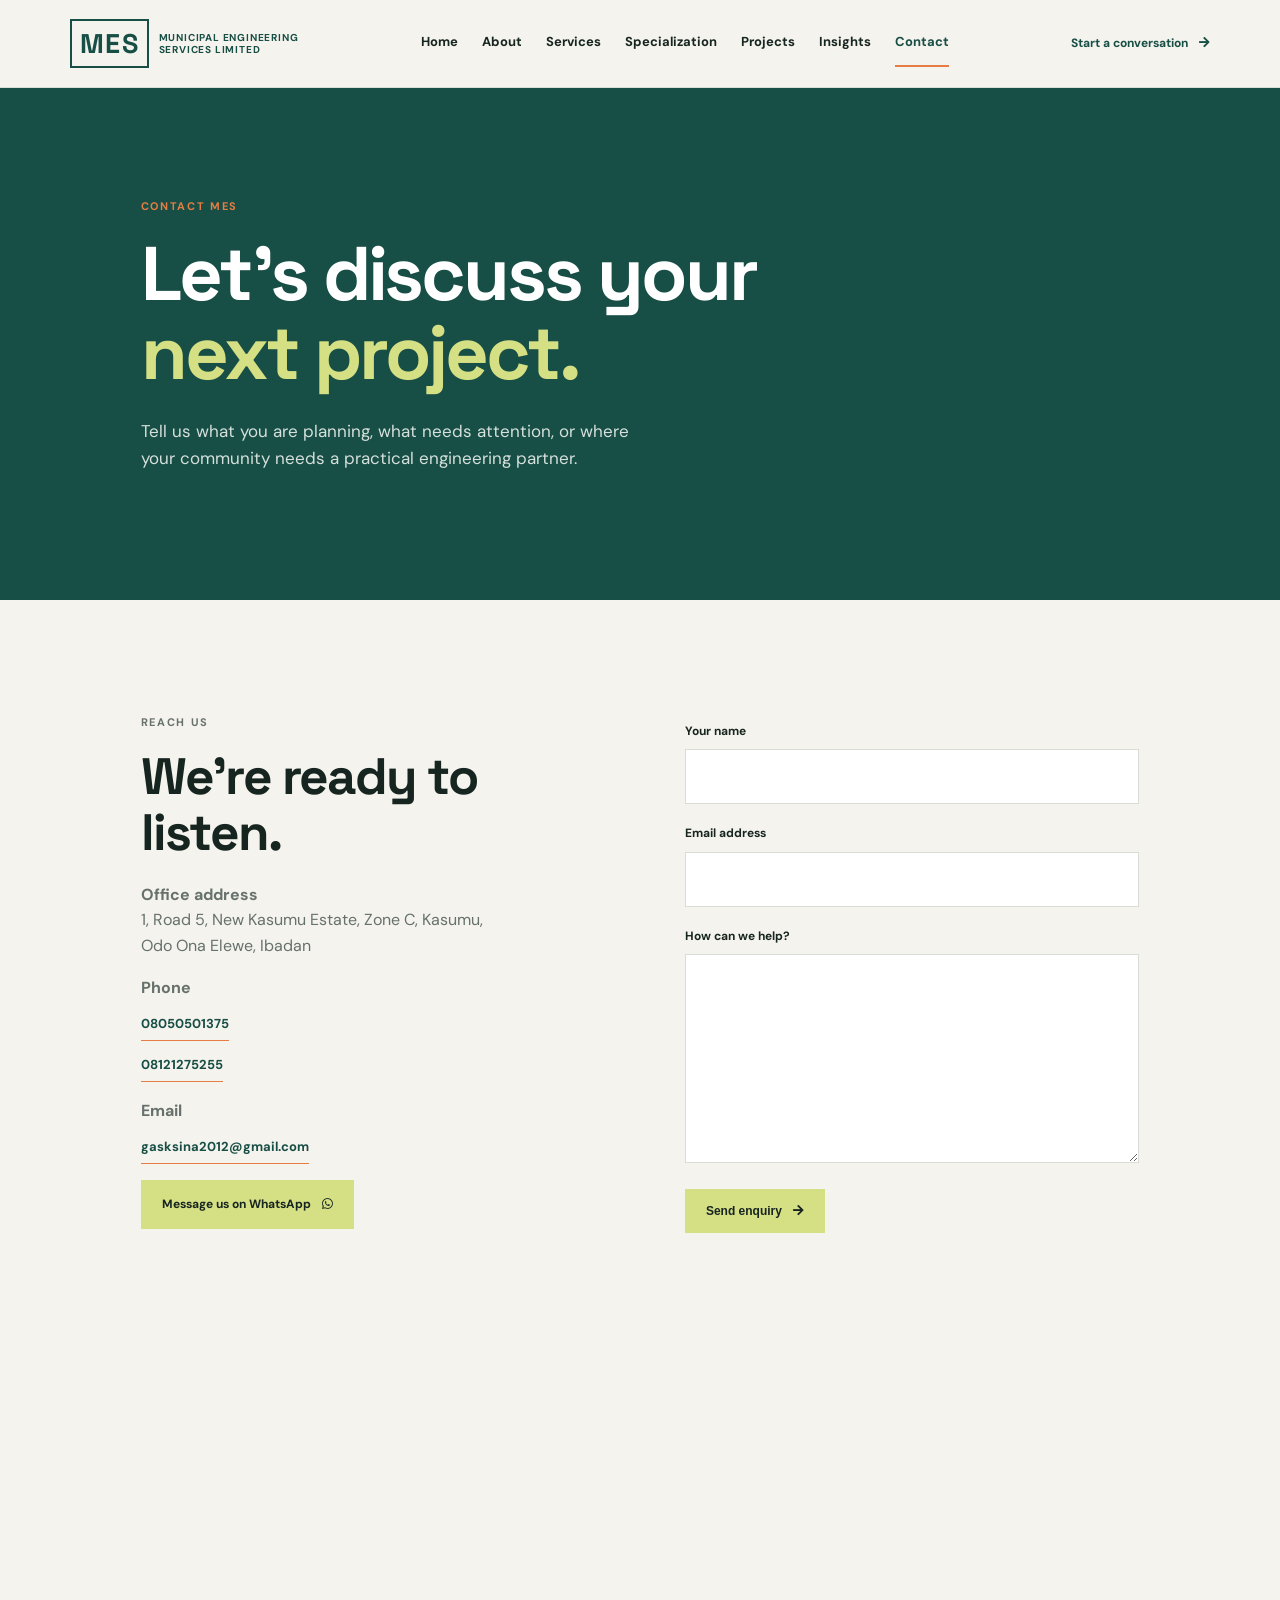
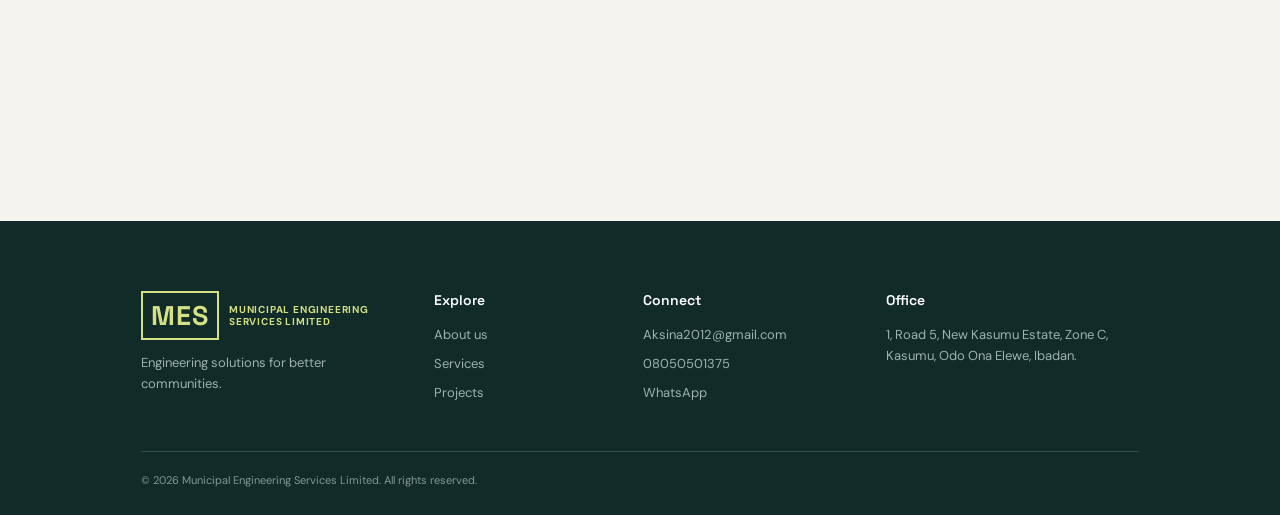
<file: contact.html>
<!DOCTYPE html><html lang="en"><head><meta charset="utf-8"><meta name="viewport" content="width=device-width, initial-scale=1"><title>Contact MES | Municipal Engineering Services</title><meta name="description" content="Contact Municipal Engineering Services Limited for consultations, project estimates and engineering support."><link href="https://fonts.googleapis.com/css2?family=DM+Sans:wght@400;500;600;700&family=Space+Grotesk:wght@500;600;700&display=swap" rel="stylesheet"><link href="https://cdnjs.cloudflare.com/ajax/libs/font-awesome/5.10.0/css/all.min.css" rel="stylesheet"><link href="css/style.css" rel="stylesheet"></head><body><div class="site-shell"><header class="site-header"><a class="brand" href="index.html"><span>MES</span><small>Municipal Engineering<br>Services Limited</small></a><nav class="main-nav"><a href="index.html">Home</a><a href="about.html">About</a><a href="service.html">Services</a><a href="specialization.html">Specialization</a><a href="portfolio.html">Projects</a><a href="blog.html">Insights</a><a class="active" href="contact.html">Contact</a></nav><a class="header-cta" href="contact.html">Start a conversation <i class="fas fa-arrow-right"></i></a></header><main><section class="page-hero section-space"><p class="eyebrow">Contact MES</p><h1>Let’s discuss your<br><em>next project.</em></h1><p class="hero-intro">Tell us what you are planning, what needs attention, or where your community needs a practical engineering partner.</p></section><section class="split-section section-space"><div class="section-copy"><p class="eyebrow">Reach us</p><h2>We’re ready to listen.</h2><p><strong>Office address</strong><br>1, Road 5, New Kasumu Estate, Zone C, Kasumu,<br>Odo Ona Elewe, Ibadan</p><p><strong>Phone</strong><br><a class="text-link" href="tel:+2348050501375">08050501375</a><br><a class="text-link" href="tel:+2348121275255">08121275255</a></p><p><strong>Email</strong><br><a class="text-link" href="mailto:gasksina2012@gmail.com">gasksina2012@gmail.com</a></p><a class="button button-primary" href="https://wa.me/2348050501375">Message us on WhatsApp <i class="fab fa-whatsapp"></i></a></div><form class="contact-form" action="mailto:aksina2012@gmail.com" method="post" enctype="text/plain"><label for="name">Your name</label><input id="name" name="name" required><label for="email">Email address</label><input id="email" name="email" type="email" required><label for="message">How can we help?</label><textarea id="message" name="message" rows="7" required></textarea><button class="button button-primary" type="submit">Send enquiry <i class="fas fa-arrow-right"></i></button></form></section><section class="map-section"><iframe title="MES office location map" src="https://www.google.com/maps?q=Odo+Ona+Elewe,+Ibadan&output=embed"></iframe></section></main><footer class="site-footer"><div><a class="brand brand-light" href="index.html"><span>MES</span><small>Municipal Engineering<br>Services Limited</small></a><p>Engineering solutions for better communities.</p></div><div><h4>Explore</h4><a href="about.html">About us</a><a href="service.html">Services</a><a href="portfolio.html">Projects</a></div><div><h4>Connect</h4><a href="mailto:aksina2012@gmail.com">Aksina2012@gmail.com</a><a href="tel:+2348050501375">08050501375</a><a href="https://wa.me/2348050501375">WhatsApp</a></div><div><h4>Office</h4><p>1, Road 5, New Kasumu Estate, Zone C, Kasumu, Odo Ona Elewe, Ibadan.</p></div><div class="footer-bottom">© 2026 Municipal Engineering Services Limited. All rights reserved.</div></footer></div></body></html>
</file>
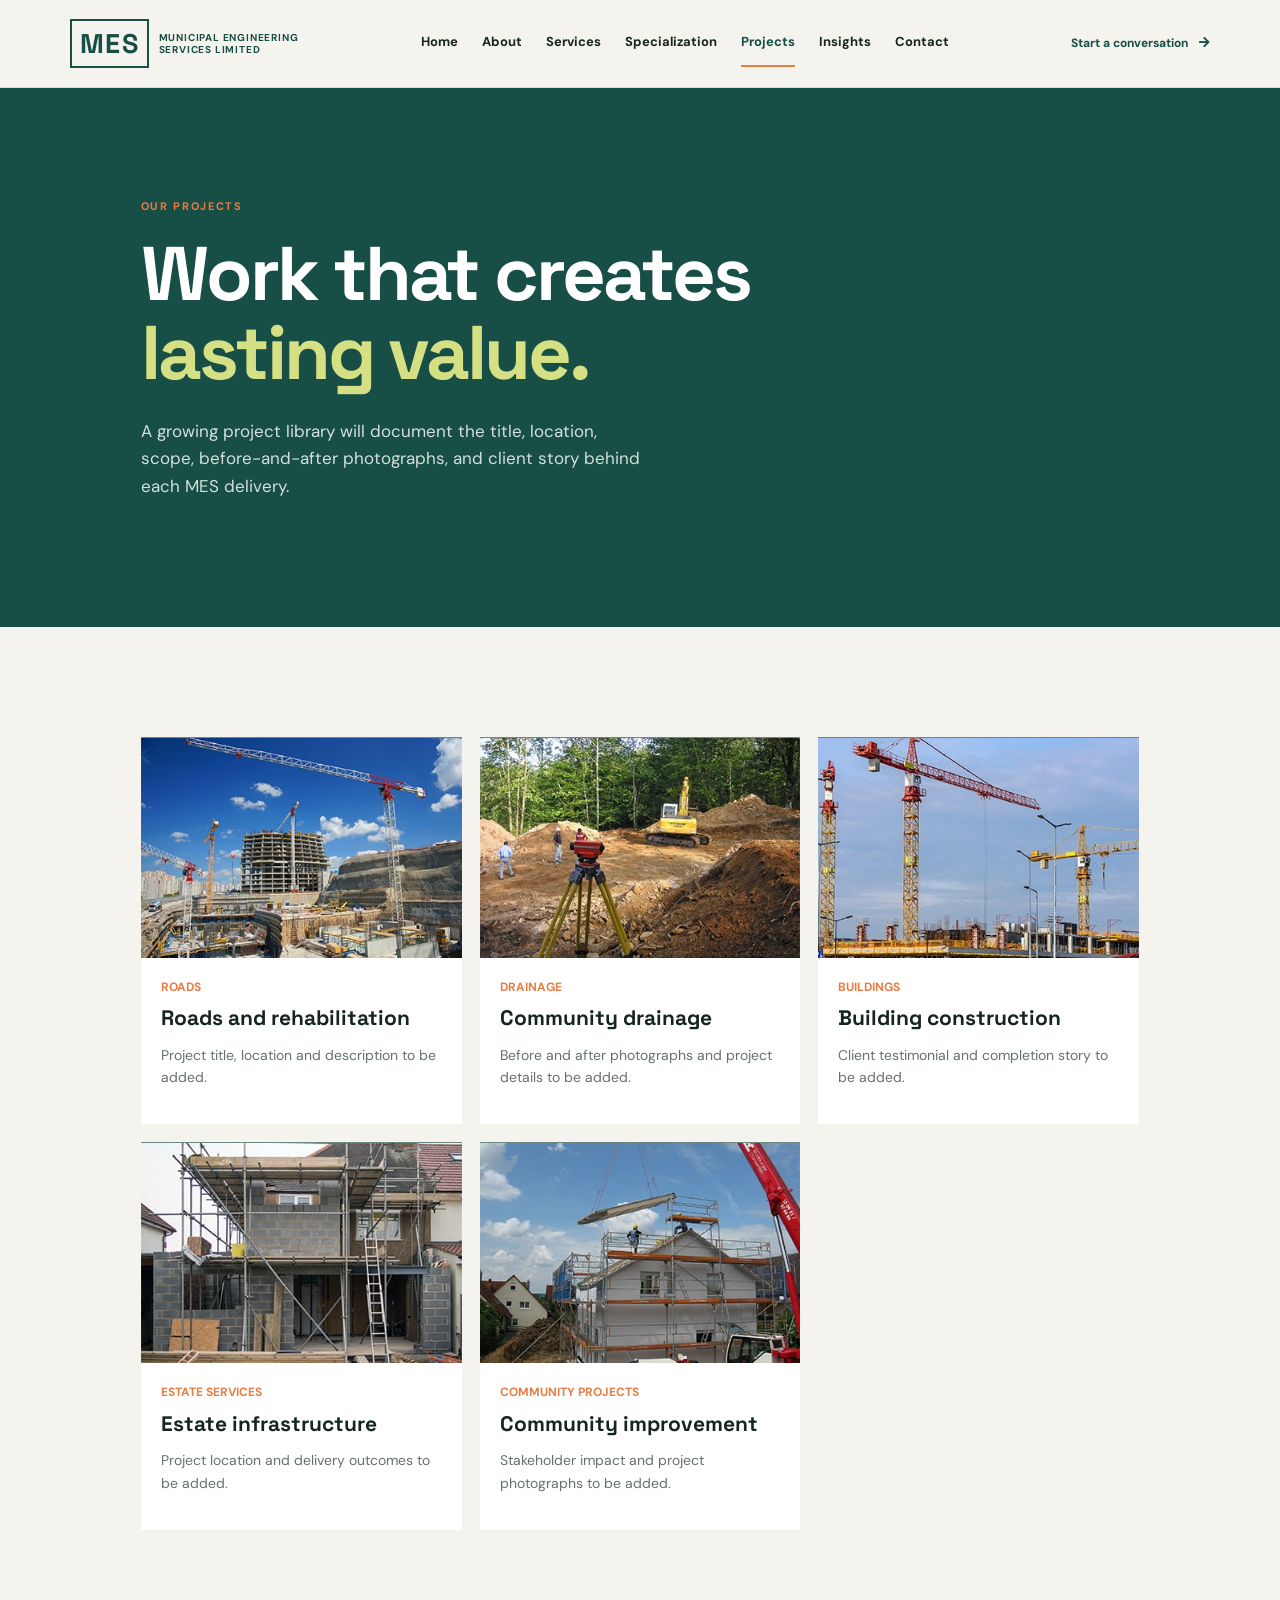
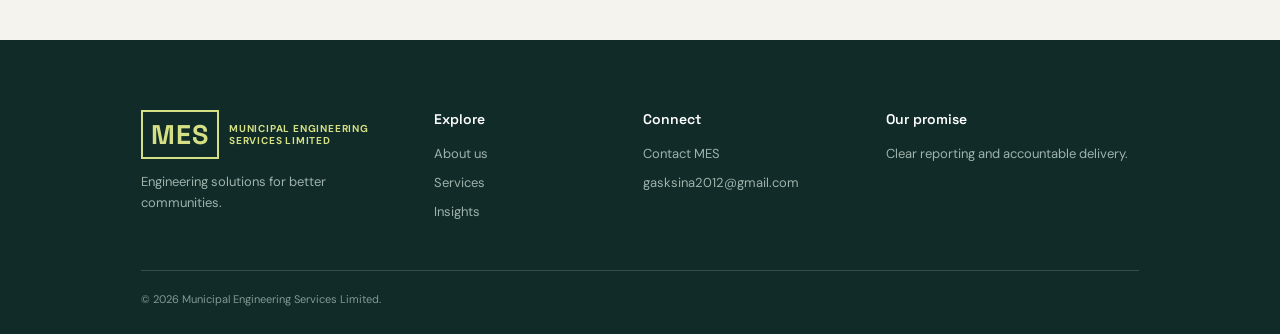
<file: portfolio.html>
<!DOCTYPE html><html lang="en"><head><meta charset="utf-8"><meta name="viewport" content="width=device-width, initial-scale=1"><title>Projects | Municipal Engineering Services</title><meta name="description" content="MES project portfolio for roads, drainage, buildings, estates and community projects."><link href="https://fonts.googleapis.com/css2?family=DM+Sans:wght@400;500;600;700&family=Space+Grotesk:wght@500;600;700&display=swap" rel="stylesheet"><link href="https://cdnjs.cloudflare.com/ajax/libs/font-awesome/5.10.0/css/all.min.css" rel="stylesheet"><link href="css/style.css" rel="stylesheet"></head><body><div class="site-shell"><header class="site-header"><a class="brand" href="index.html"><span>MES</span><small>Municipal Engineering<br>Services Limited</small></a><nav class="main-nav"><a href="index.html">Home</a><a href="about.html">About</a><a href="service.html">Services</a><a href="specialization.html">Specialization</a><a class="active" href="portfolio.html">Projects</a><a href="blog.html">Insights</a><a href="contact.html">Contact</a></nav><a class="header-cta" href="contact.html">Start a conversation <i class="fas fa-arrow-right"></i></a></header><main><section class="page-hero section-space"><p class="eyebrow">Our projects</p><h1>Work that creates<br><em>lasting value.</em></h1><p class="hero-intro">A growing project library will document the title, location, scope, before-and-after photographs, and client story behind each MES delivery.</p></section><section class="section-space"><div class="service-grid project-grid"><article><img src="img/portfolio-1.jpg" alt="Roads project"><span>ROADS</span><h3>Roads and rehabilitation</h3><p>Project title, location and description to be added.</p></article><article><img src="img/portfolio-2.jpg" alt="Drainage project"><span>DRAINAGE</span><h3>Community drainage</h3><p>Before and after photographs and project details to be added.</p></article><article><img src="img/portfolio-3.jpg" alt="Building project"><span>BUILDINGS</span><h3>Building construction</h3><p>Client testimonial and completion story to be added.</p></article><article><img src="img/portfolio-4.jpg" alt="Estate services project"><span>ESTATE SERVICES</span><h3>Estate infrastructure</h3><p>Project location and delivery outcomes to be added.</p></article><article><img src="img/portfolio-5.jpg" alt="Community project"><span>COMMUNITY PROJECTS</span><h3>Community improvement</h3><p>Stakeholder impact and project photographs to be added.</p></article></div></section></main><footer class="site-footer"><div><a class="brand brand-light" href="index.html"><span>MES</span><small>Municipal Engineering<br>Services Limited</small></a><p>Engineering solutions for better communities.</p></div><div><h4>Explore</h4><a href="about.html">About us</a><a href="service.html">Services</a><a href="blog.html">Insights</a></div><div><h4>Connect</h4><a href="contact.html">Contact MES</a><a href="mailto:gasksina2012@gmail.com">gasksina2012@gmail.com</a></div><div><h4>Our promise</h4><p>Clear reporting and accountable delivery.</p></div><div class="footer-bottom">© 2026 Municipal Engineering Services Limited.</div></footer></div></body></html>
</file>
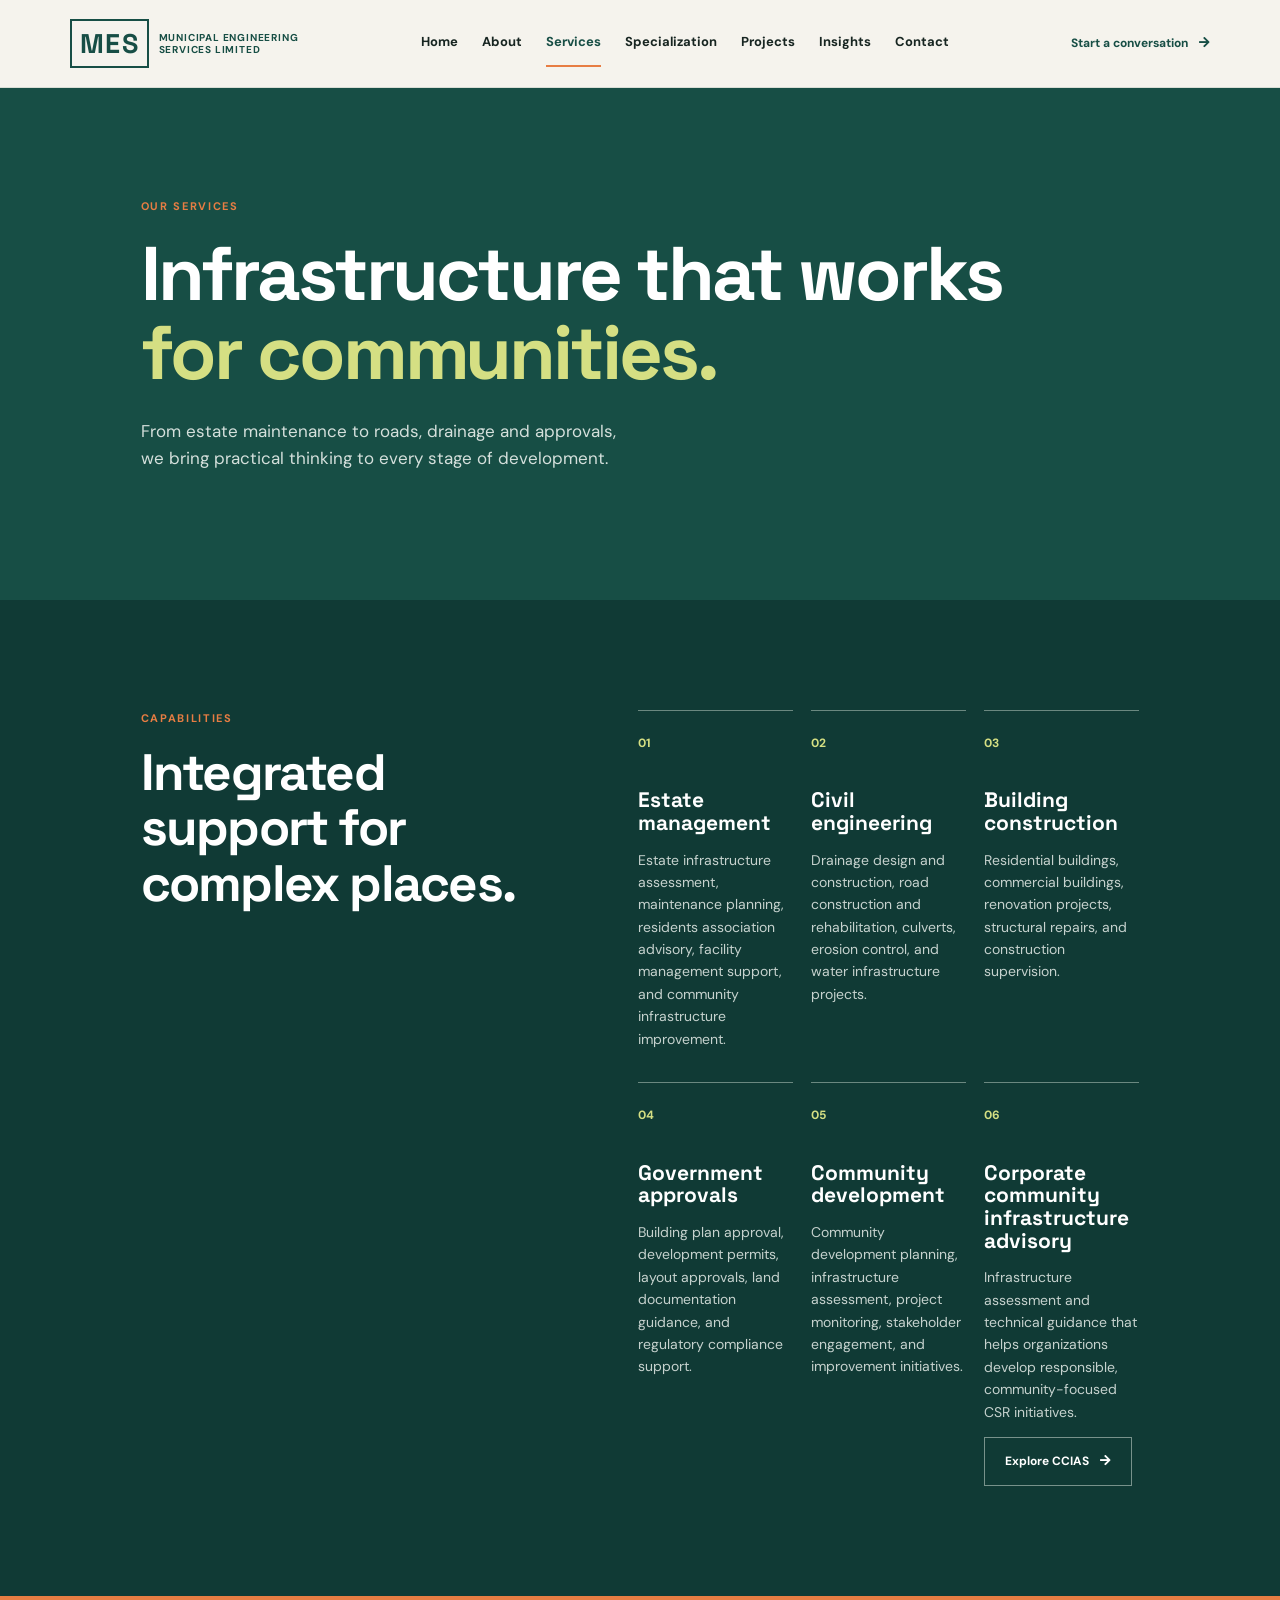
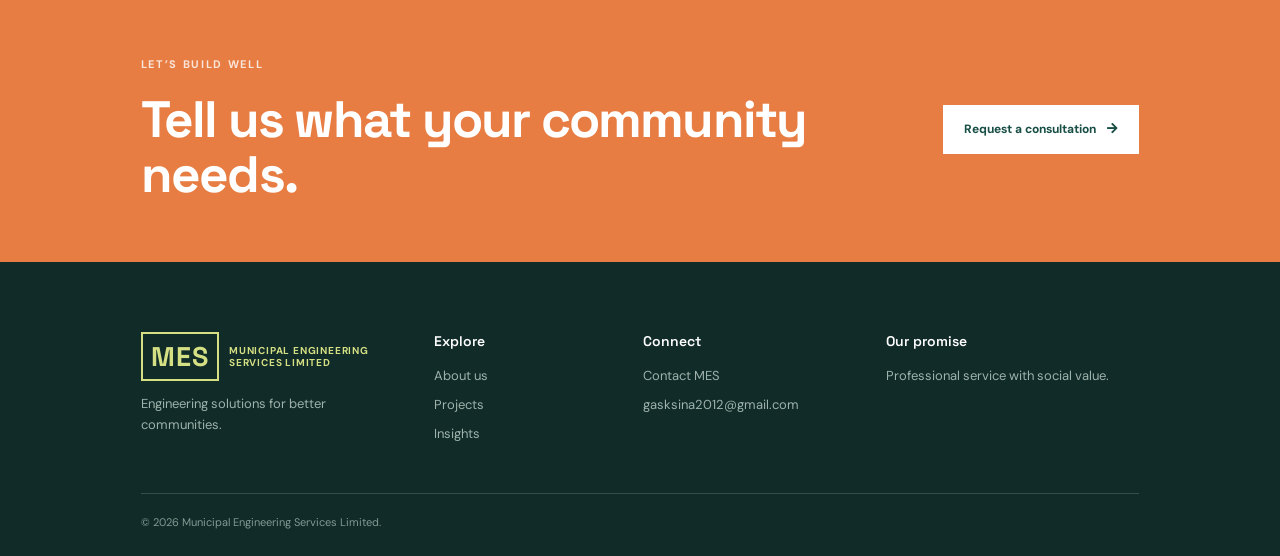
<file: service.html>
<!DOCTYPE html><html lang="en"><head><meta charset="utf-8"><meta name="viewport" content="width=device-width, initial-scale=1"><title>Services | Municipal Engineering Services</title><meta name="description" content="MES estate management, civil engineering, construction, approval and community development services."><link href="https://fonts.googleapis.com/css2?family=DM+Sans:wght@400;500;600;700&family=Space+Grotesk:wght@500;600;700&display=swap" rel="stylesheet"><link href="https://cdnjs.cloudflare.com/ajax/libs/font-awesome/5.10.0/css/all.min.css" rel="stylesheet"><link href="css/style.css" rel="stylesheet"></head><body><div class="site-shell"><header class="site-header"><a class="brand" href="index.html"><span>MES</span><small>Municipal Engineering<br>Services Limited</small></a><nav class="main-nav"><a href="index.html">Home</a><a href="about.html">About</a><a class="active" href="service.html">Services</a><a href="specialization.html">Specialization</a><a href="portfolio.html">Projects</a><a href="blog.html">Insights</a><a href="contact.html">Contact</a></nav><a class="header-cta" href="contact.html">Start a conversation <i class="fas fa-arrow-right"></i></a></header><main><section class="page-hero section-space"><p class="eyebrow">Our services</p><h1>Infrastructure that works<br><em>for communities.</em></h1><p class="hero-intro">From estate maintenance to roads, drainage and approvals, we bring practical thinking to every stage of development.</p></section><section class="dark-section section-space"><div class="section-heading"><p class="eyebrow">Capabilities</p><h2>Integrated support for complex places.</h2></div><div class="service-grid"><article><span>01</span><h3>Estate management</h3><p>Estate infrastructure assessment, maintenance planning, residents association advisory, facility management support, and community infrastructure improvement.</p></article><article><span>02</span><h3>Civil engineering</h3><p>Drainage design and construction, road construction and rehabilitation, culverts, erosion control, and water infrastructure projects.</p></article><article><span>03</span><h3>Building construction</h3><p>Residential buildings, commercial buildings, renovation projects, structural repairs, and construction supervision.</p></article><article><span>04</span><h3>Government approvals</h3><p>Building plan approval, development permits, layout approvals, land documentation guidance, and regulatory compliance support.</p></article><article><span>05</span><h3>Community development</h3><p>Community development planning, infrastructure assessment, project monitoring, stakeholder engagement, and improvement initiatives.</p></article><article><span>06</span><h3>Corporate community infrastructure advisory</h3><p>Infrastructure assessment and technical guidance that helps organizations develop responsible, community-focused CSR initiatives.</p><a class="button button-outline" href="ccias.html">Explore CCIAS <i class="fas fa-arrow-right"></i></a></article></div></section><section class="cta-band"><div><p class="eyebrow">Let’s build well</p><h2>Tell us what your community needs.</h2></div><a class="button button-light" href="contact.html">Request a consultation <i class="fas fa-arrow-right"></i></a></section></main><footer class="site-footer"><div><a class="brand brand-light" href="index.html"><span>MES</span><small>Municipal Engineering<br>Services Limited</small></a><p>Engineering solutions for better communities.</p></div><div><h4>Explore</h4><a href="about.html">About us</a><a href="portfolio.html">Projects</a><a href="blog.html">Insights</a></div><div><h4>Connect</h4><a href="contact.html">Contact MES</a><a href="mailto:gasksina2012@gmail.com">gasksina2012@gmail.com</a></div><div><h4>Our promise</h4><p>Professional service with social value.</p></div><div class="footer-bottom">© 2026 Municipal Engineering Services Limited.</div></footer></div></body></html>
</file>
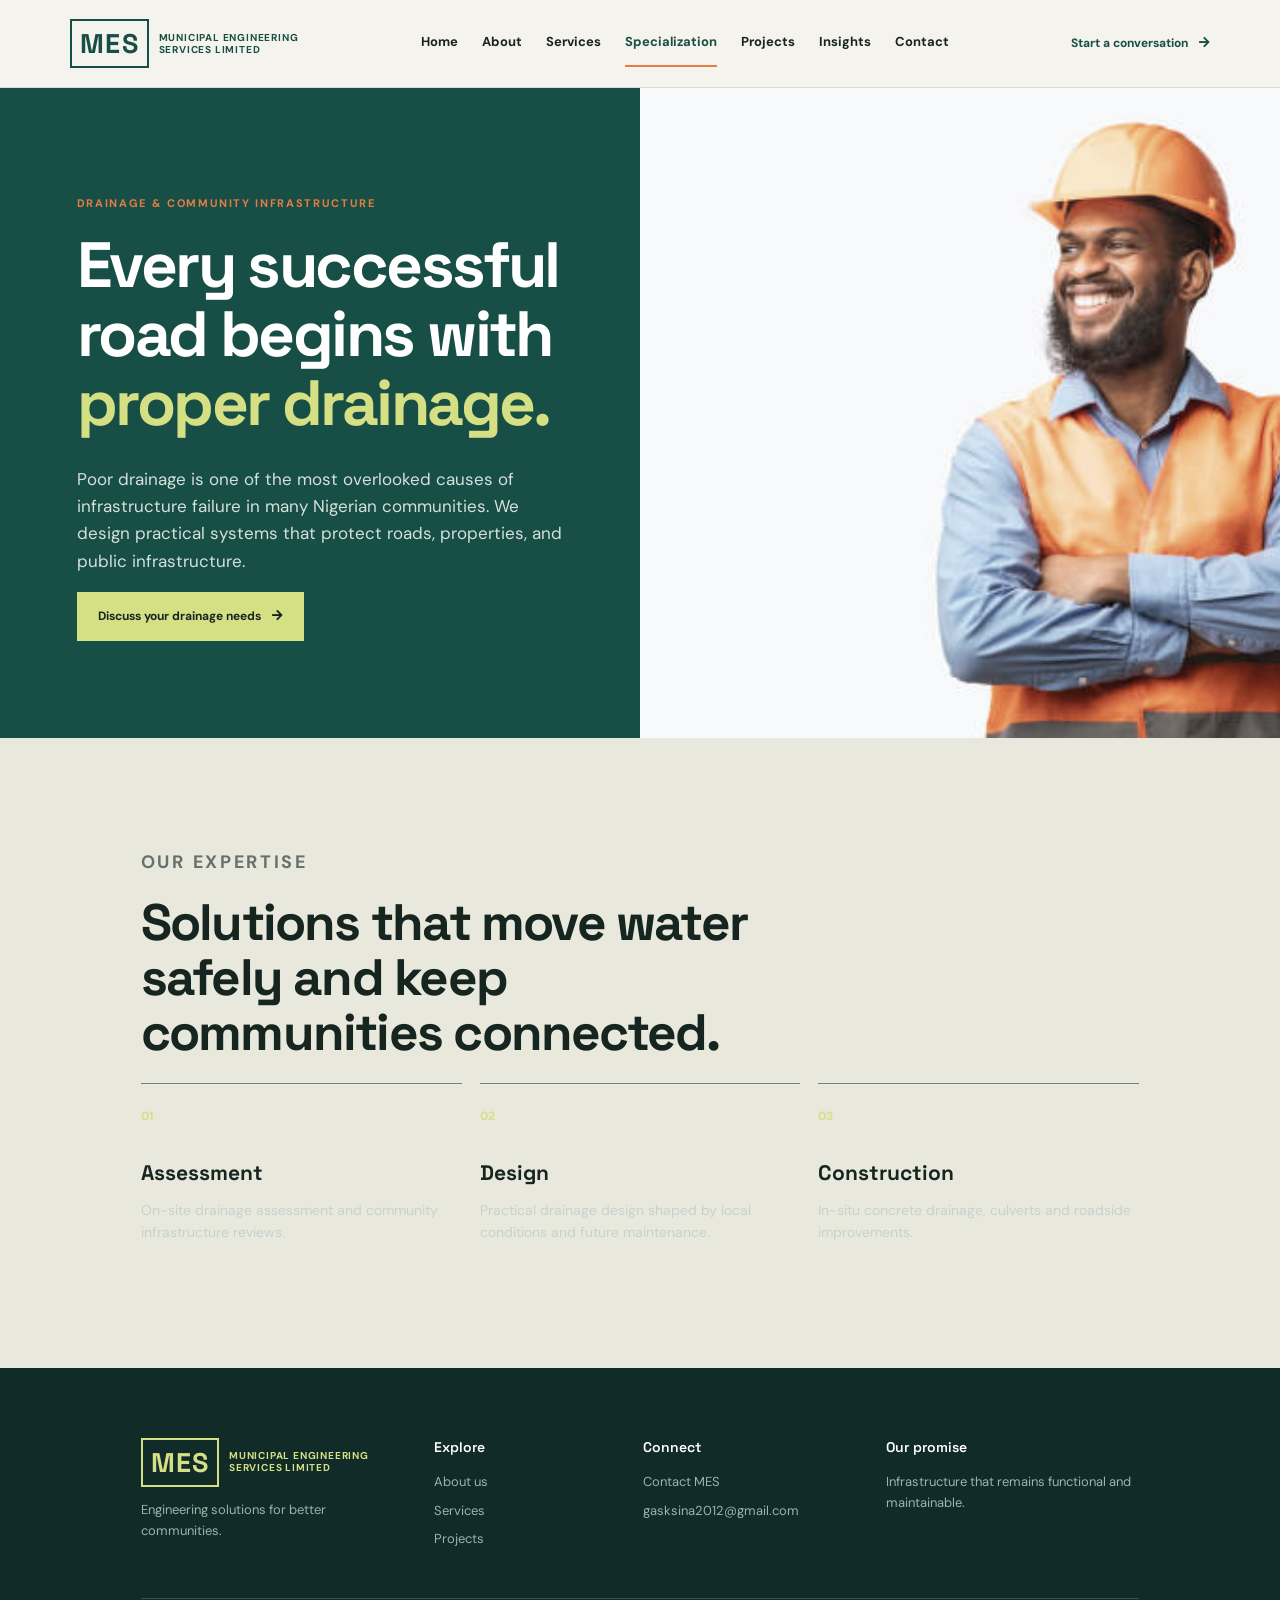
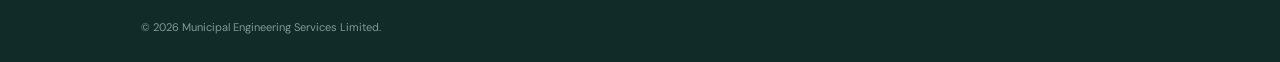
<file: specialization.html>
<!DOCTYPE html><html lang="en"><head><meta charset="utf-8"><meta name="viewport" content="width=device-width, initial-scale=1"><title>Drainage Specialists | MES</title><meta name="description" content="MES drainage and community infrastructure specialization."><link href="https://fonts.googleapis.com/css2?family=DM+Sans:wght@400;500;600;700&family=Space+Grotesk:wght@500;600;700&display=swap" rel="stylesheet"><link href="https://cdnjs.cloudflare.com/ajax/libs/font-awesome/5.10.0/css/all.min.css" rel="stylesheet"><link href="css/style.css" rel="stylesheet"></head><body><div class="site-shell"><header class="site-header"><a class="brand" href="index.html"><span>MES</span><small>Municipal Engineering<br>Services Limited</small></a><nav class="main-nav"><a href="index.html">Home</a><a href="about.html">About</a><a href="service.html">Services</a><a class="active" href="specialization.html">Specialization</a><a href="portfolio.html">Projects</a><a href="blog.html">Insights</a><a href="contact.html">Contact</a></nav><a class="header-cta" href="contact.html">Start a conversation <i class="fas fa-arrow-right"></i></a></header><main><section class="hero"><div class="hero-copy"><p class="eyebrow">Drainage & community infrastructure</p><h1>Every successful road begins with <em>proper drainage.</em></h1><p class="hero-intro">Poor drainage is one of the most overlooked causes of infrastructure failure in many Nigerian communities. We design practical systems that protect roads, properties, and public infrastructure.</p><a class="button button-primary" href="contact.html">Discuss your drainage needs <i class="fas fa-arrow-right"></i></a></div><div class="hero-image"><img src="img/mes1.jpg" alt="MES specialization image"></div></section><section class="principle section-space"><p class="eyebrow">Our expertise</p><h2>Solutions that move water safely and keep communities connected.</h2><div class="service-grid"><article><span>01</span><h3>Assessment</h3><p>On-site drainage assessment and community infrastructure reviews.</p></article><article><span>02</span><h3>Design</h3><p>Practical drainage design shaped by local conditions and future maintenance.</p></article><article><span>03</span><h3>Construction</h3><p>In-situ concrete drainage, culverts and roadside improvements.</p></article></div></section></main><footer class="site-footer"><div><a class="brand brand-light" href="index.html"><span>MES</span><small>Municipal Engineering<br>Services Limited</small></a><p>Engineering solutions for better communities.</p></div><div><h4>Explore</h4><a href="about.html">About us</a><a href="service.html">Services</a><a href="portfolio.html">Projects</a></div><div><h4>Connect</h4><a href="contact.html">Contact MES</a><a href="mailto:gasksina2012@gmail.com">gasksina2012@gmail.com</a></div><div><h4>Our promise</h4><p>Infrastructure that remains functional and maintainable.</p></div><div class="footer-bottom">© 2026 Municipal Engineering Services Limited.</div></footer></div></body></html>
</file>
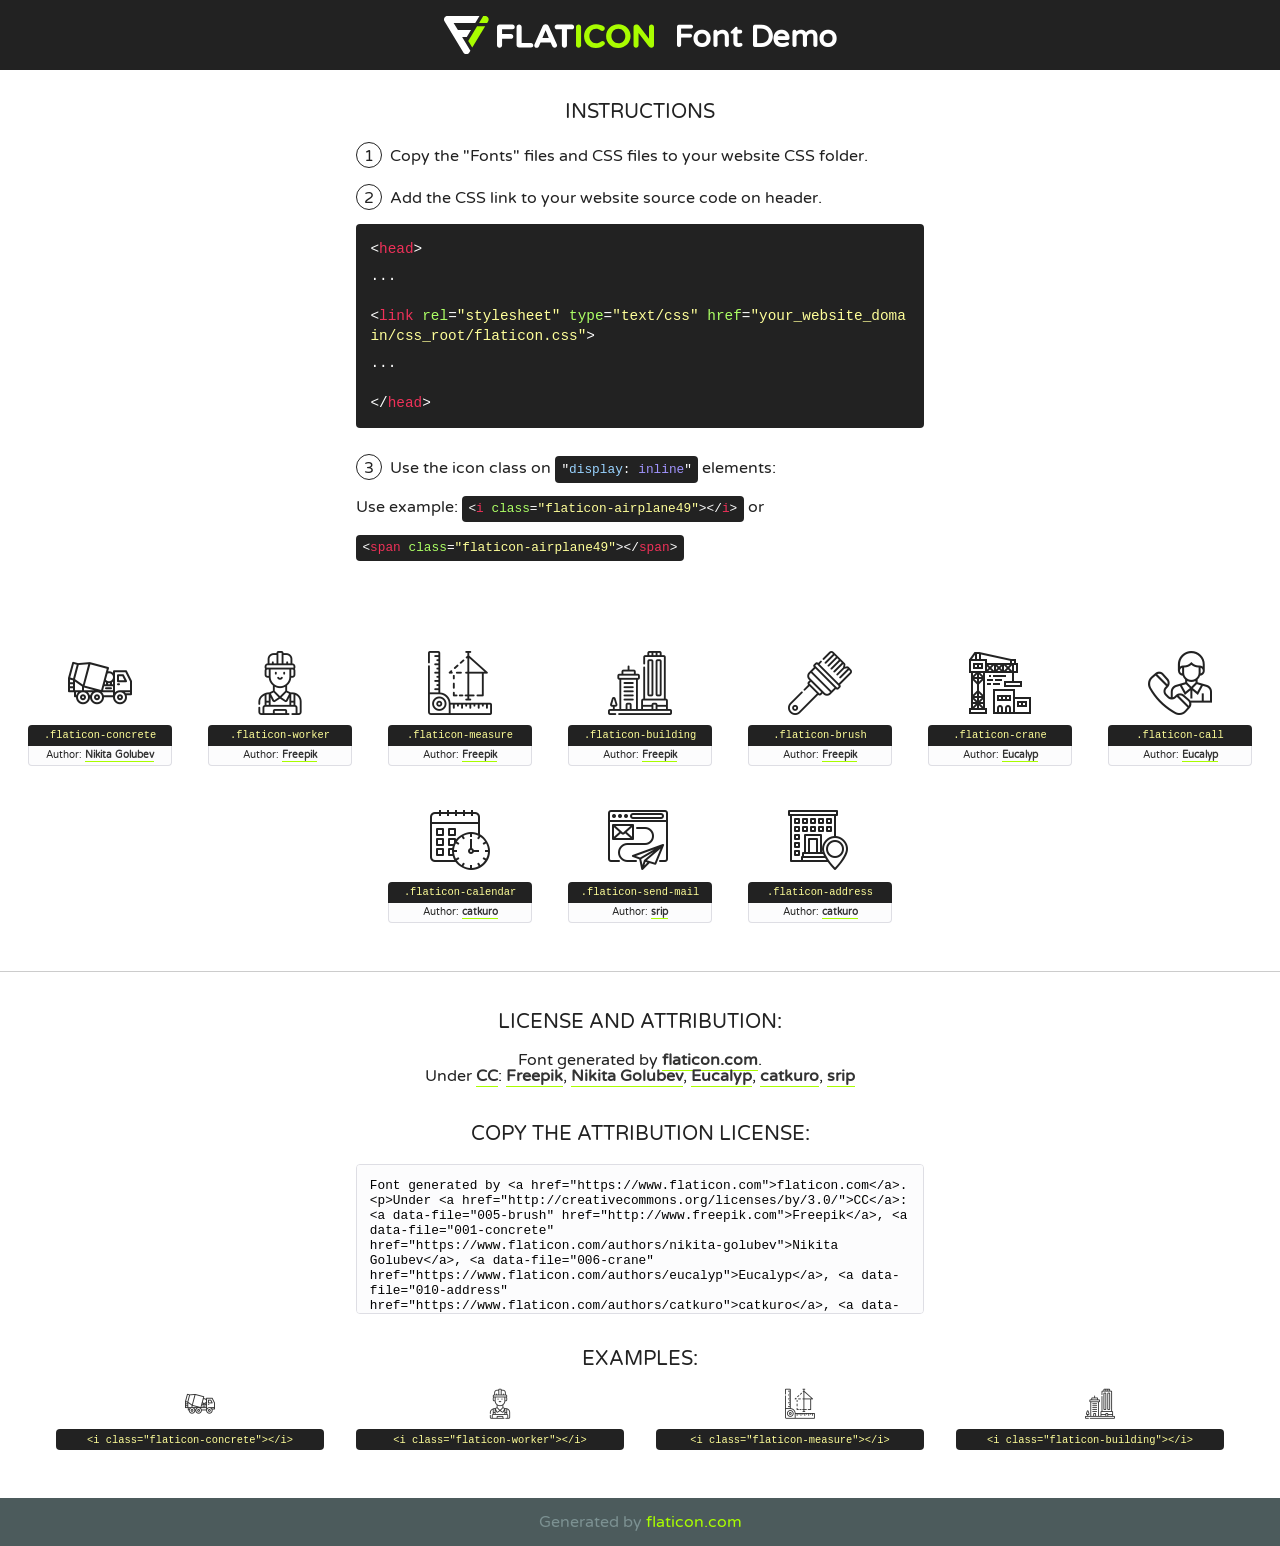
<file: lib/flaticon/font/flaticon.html>
<!DOCTYPE html>
<!--
  Flaticon icon font: Flaticon
  Creation date: 23/08/2020 07:24
-->
<html>
<!DOCTYPE html>
<html>

<head>
    <title>Flaticon WebFont</title>
    <link href="http://fonts.googleapis.com/css?family=Varela+Round" rel="stylesheet" type="text/css" />
    <link rel="stylesheet" type="text/css" href="flaticon.css">
    <meta charset="UTF-8">
    <style>
    html, body, div, span, applet, object, iframe,
    h1, h2, h3, h4, h5, h6, p, blockquote, pre,
    a, abbr, acronym, address, big, cite, code,
    del, dfn, em, img, ins, kbd, q, s, samp,
    small, strike, strong, sub, sup, tt, var,
    b, u, i, center,
    dl, dt, dd, ol, ul, li,
    fieldset, form, label, legend,
    table, caption, tbody, tfoot, thead, tr, th, td,
    article, aside, canvas, details, embed, 
    figure, figcaption, footer, header, hgroup, 
    menu, nav, output, ruby, section, summary,
    time, mark, audio, video {
        margin: 0;
        padding: 0;
        border: 0;
        font-size: 100%;
        font: inherit;
        vertical-align: baseline;
    }
    /* HTML5 display-role reset for older browsers */
    article, aside, details, figcaption, figure, 
    footer, header, hgroup, menu, nav, section {
        display: block;
    }
    body {
        line-height: 1;
    }
    ol, ul {
        list-style: none;
    }
    blockquote, q {
        quotes: none;
    }
    blockquote:before, blockquote:after,
    q:before, q:after {
        content: '';
        content: none;
    }
    table {
        border-collapse: collapse;
        border-spacing: 0;
    }
    body {
        font-family: 'Varela Round', Helvetica, Arial, sans-serif;
        font-size: 16px;
        color: #222;
    }
    a {
        color: #333;
        border-bottom: 1px solid #a9fd00;
        font-weight: bold;
        text-decoration: none;
    }
    * {
        -moz-box-sizing: border-box;
        -webkit-box-sizing: border-box;
        box-sizing: border-box;
        margin: 0;
        padding: 0;
    }
    [class^="flaticon-"]:before, [class*=" flaticon-"]:before, [class^="flaticon-"]:after, [class*=" flaticon-"]:after {
        font-family: Flaticon;
        font-size: 30px;
        font-style: normal;
        margin-left: 20px;
        color: #333;
    }
    .wrapper {
        max-width: 600px;
        margin: auto;
        padding: 0 1em;
    }
    .title {
        font-size: 1.25em;
        text-align: center;
        margin-bottom: 1em;
        text-transform: uppercase;
    }
    header {
        text-align: center;
        background-color: #222;
        color: #fff;
        padding: 1em;
    }
    header .logo {
        width: 210px;
        height: 38px;
        display: inline-block;
        vertical-align: middle;
        margin-right: 1em;
        border: none;
    }
    header strong {
        font-size: 1.95em;
        font-weight: bold;
        vertical-align: middle;
        margin-top: 5px;
        display: inline-block;
    }
    .demo {
        margin: 2em auto;
        line-height: 1.25em;
    }
    .demo ul li {
        margin-bottom: 1em;
    }
    .demo ul li .num {
        color: #222;
        border-radius: 20px;
        display: inline-block;
        width: 26px;
        padding: 3px;
        height: 26px;
        text-align: center;
        margin-right: 0.5em;
        border: 1px solid #222;
    }
    .demo ul li code {
        background-color: #222;
        border-radius: 4px;
        padding: 0.25em 0.5em;
        display: inline-block;
        color: #fff;
        font-family: Consolas,Monaco,Lucida Console,Liberation Mono,DejaVu Sans Mono,Bitstream Vera Sans Mono,Courier New, monospace;
        font-weight: lighter;
        margin-top: 1em;
        font-size: 0.8em;
        word-break: break-all;
    }
    .demo ul li code.big {
        padding: 1em;
        font-size: 0.9em;
    }
    .demo ul li code .red {
        color: #EF3159;
    }
    .demo ul li code .green {
        color: #ACFF65;
    }
    .demo ul li code .yellow {
        color: #FFFF99;
    }
    .demo ul li code .blue {
        color: #99D3FF;
    }
    .demo ul li code .purple {
        color: #A295FF;
    }
    .demo ul li code .dots {
        margin-top: 0.5em;
        display: block;
    }
    #glyphs {
        border-bottom: 1px solid #ccc;
        padding: 2em 0;
        text-align: center;
    }
    .glyph {
        display: inline-block;
        width: 9em;
        margin: 1em;
        text-align: center;
        vertical-align: top;
        background: #FFF;
    }
    .glyph .glyph-icon {
        padding: 10px;
        display: block;
        font-family:"Flaticon";
        font-size: 64px;
        line-height: 1;
    }
    .glyph .glyph-icon:before {
        font-size: 64px;
        color: #222;
        margin-left: 0;
    }
    .class-name {
        font-size: 0.65em;
        background-color: #222;
        color: #fff;
        border-radius: 4px 4px 0 0;
        padding: 0.5em;
        color: #FFFF99;
        font-family: Consolas,Monaco,Lucida Console,Liberation Mono,DejaVu Sans Mono,Bitstream Vera Sans Mono,Courier New, monospace;
    }
    .author-name {
        font-size: 0.6em;
        background-color: #fcfcfd;
        border: 1px solid #DEDEE4;
        border-top: 0;
        border-radius: 0 0 4px 4px;
        padding: 0.5em;
    }
    .class-name:last-child {
        font-size: 10px;
        color:#888;
    }
    .class-name:last-child a {
        font-size: 10px;
        color:#555;
    }
    .class-name:last-child a:hover {
        color:#a9fd00;
    }
    .glyph > input {
        display: block;
        width: 100px;
        margin: 5px auto;
        text-align: center;
        font-size: 12px;
        cursor: text;
    }
    .glyph > input.icon-input {
        font-family:"Flaticon";
        font-size: 16px;
        margin-bottom: 10px;
    }
    .attribution .title {
        margin-top: 2em;
    }
    .attribution textarea {
        background-color: #fcfcfd;
        padding: 1em;
        border: none;
        box-shadow: none;
        border: 1px solid #DEDEE4;
        border-radius: 4px;
        resize: none;
        width: 100%;
        height: 150px;
        font-size: 0.8em;
        font-family: Consolas,Monaco,Lucida Console,Liberation Mono,DejaVu Sans Mono,Bitstream Vera Sans Mono,Courier New, monospace;
        -webkit-appearance: none;
    }
    .iconsuse {
        margin: 2em auto;
        text-align: center;
        max-width: 1200px;
    }
    .iconsuse:after {
        content: '';
        display: table;
        clear: both;
    }
    .iconsuse .image {
        float: left;
        width: 25%;
        padding: 0 1em;
    }
    .iconsuse .image p {
        margin-bottom: 1em;
    }
    .iconsuse .image span {
        display: block;
        font-size: 0.65em;
        background-color: #222;
        color: #fff;
        border-radius: 4px;
        padding: 0.5em;
        color: #FFFF99;
        margin-top: 1em;
        font-family: Consolas,Monaco,Lucida Console,Liberation Mono,DejaVu Sans Mono,Bitstream Vera Sans Mono,Courier New, monospace;
    }
    #footer {
        text-align: center;
        background-color: #4C5B5C;
        color: #7c9192;
        padding: 1em;
    }
    #footer a {
        border: none;
        color: #a9fd00;
        font-weight: normal;
    }
    @media (max-width: 960px) {
        .iconsuse .image {
            width: 50%;
        }
    }
    @media (max-width: 560px) {
        .iconsuse .image {
            width: 100%;
        }
    }
    </style>
</head>

<body class="characters-off">

    <header>
        <a href="https://www.flaticon.com" target="_blank" class="logo">
            <svg version="1.1" xmlns="http://www.w3.org/2000/svg" xmlns:xlink="http://www.w3.org/1999/xlink" xmlns:a="http://ns.adobe.com/AdobeSVGViewerExtensions/3.0/" viewBox="0 0 560.875 102.036" enable-background="new 0 0 560.875 102.036" xml:space="preserve">
                <defs>
                </defs>
                <g>
                    <g class="letters">
                        <path fill="#ffffff" d="M141.596,29.675c0-3.777,2.985-6.767,6.764-6.767h34.438c3.426,0,6.15,2.728,6.15,6.15
                        c0,3.43-2.724,6.149-6.15,6.149h-27.674v13.091h23.719c3.429,0,6.151,2.724,6.151,6.15c0,3.43-2.723,6.149-6.151,6.149h-23.719
                        v17.574c0,3.773-2.986,6.761-6.764,6.761c-3.779,0-6.764-2.989-6.764-6.761V29.675z"></path>
                        <path fill="#ffffff" d="M193.844,29.149c0-3.781,2.985-6.767,6.764-6.767c3.776,0,6.763,2.985,6.763,6.767v42.957h25.039
                        c3.426,0,6.149,2.726,6.149,6.153c0,3.425-2.723,6.15-6.149,6.15h-31.802c-3.779,0-6.764-2.986-6.764-6.768V29.149z"></path>
                        <path fill="#ffffff" d="M241.891,75.71l21.438-48.407c1.492-3.341,4.215-5.357,7.906-5.357h0.792
                        c3.686,0,6.323,2.017,7.815,5.357l21.439,48.407c0.436,0.967,0.701,1.845,0.701,2.723c0,3.602-2.809,6.501-6.414,6.501
                        c-3.161,0-5.269-1.845-6.499-4.655l-4.132-9.661h-27.059l-4.301,10.102c-1.144,2.631-3.426,4.214-6.237,4.214
                        c-3.517,0-6.24-2.81-6.24-6.325C241.1,77.64,241.451,76.677,241.891,75.71z M279.932,58.666l-8.521-20.297l-8.526,20.297H279.932
                        z"></path>
                        <path fill="#ffffff" d="M314.864,35.387H301.86c-3.429,0-6.239-2.813-6.239-6.238c0-3.429,2.811-6.24,6.239-6.24h39.533
                        c3.426,0,6.237,2.811,6.237,6.24c0,3.425-2.811,6.238-6.237,6.238h-13.001v42.785c0,3.773-2.99,6.761-6.764,6.761
                        c-3.779,0-6.764-2.989-6.764-6.761V35.387z"></path>
                        <path fill="#A9FD00" d="M352.615,29.149c0-3.781,2.985-6.767,6.767-6.767c3.774,0,6.761,2.985,6.761,6.767v49.024
                        c0,3.773-2.987,6.761-6.761,6.761c-3.781,0-6.767-2.989-6.767-6.761V29.149z"></path>
                        <path fill="#A9FD00" d="M374.132,53.836v-0.179c0-17.481,13.178-31.801,32.065-31.801c9.22,0,15.459,2.458,20.557,6.238
                        c1.402,1.054,2.637,2.985,2.637,5.357c0,3.692-2.985,6.59-6.681,6.59c-1.845,0-3.071-0.702-4.044-1.319
                        c-3.776-2.813-7.729-4.393-12.562-4.393c-10.364,0-17.831,8.611-17.831,19.154v0.173c0,10.542,7.291,19.329,17.831,19.329
                        c5.715,0,9.492-1.756,13.359-4.834c1.049-0.874,2.458-1.491,4.039-1.491c3.429,0,6.325,2.813,6.325,6.236
                        c0,2.106-1.056,3.78-2.282,4.834c-5.539,4.834-12.036,7.733-21.878,7.733C387.572,85.464,374.132,71.493,374.132,53.836z"></path>
                        <path fill="#A9FD00" d="M433.009,53.836v-0.179c0-17.481,13.79-31.801,32.766-31.801c18.981,0,32.592,14.143,32.592,31.628v0.173
                        c0,17.483-13.785,31.807-32.769,31.807C446.625,85.464,433.009,71.32,433.009,53.836z M484.224,53.836v-0.179
                        c0-10.539-7.725-19.326-18.626-19.326c-10.893,0-18.449,8.611-18.449,19.154v0.173c0,10.542,7.73,19.329,18.626,19.329
                        C476.676,72.986,484.224,64.378,484.224,53.836z"></path>
                        <path fill="#A9FD00" d="M506.233,29.321c0-3.774,2.99-6.763,6.767-6.763h1.401c3.252,0,5.183,1.583,7.029,3.953l26.093,34.265
                        V29.059c0-3.692,2.99-6.677,6.681-6.677c3.683,0,6.671,2.985,6.671,6.677v48.934c0,3.78-2.987,6.765-6.764,6.765h-0.436
                        c-3.257,0-5.188-1.581-7.034-3.953l-27.056-35.492v32.944c0,3.687-2.985,6.676-6.678,6.676c-3.683,0-6.673-2.989-6.673-6.676
                        V29.321z"></path>
                    </g>
                    <g class="insignia">
                        <path fill="#ffffff" d="M48.372,56.137h12.517l11.156-18.537H37.186L25.688,18.539h57.825L94.668,0H9.271
                        C5.925,0,2.842,1.801,1.198,4.716c-1.644,2.907-1.593,6.482,0.134,9.343l50.38,83.501c1.678,2.781,4.689,4.476,7.938,4.476
                        c3.246,0,6.257-1.695,7.935-4.476l2.898-4.804L48.372,56.137z"></path>
                        <g class="i">
                            <path fill="#A9FD00" d="M93.575,18.539h0.031v0.004l21.652,0.004l2.705-4.488c1.727-2.861,1.778-6.436,0.133-9.343
                            C116.454,1.801,113.371,0,110.026,0h-5.294L93.575,18.539z"></path>
                            <polygon fill="#A9FD00" points="88.291,27.356 64.725,66.486 75.519,84.404 109.942,27.356"></polygon>
                        </g>
                    </g>
                </g>
            </svg>
        </a>
        <strong>Font Demo</strong>
    </header>


    <section class="demo wrapper">

        <p class="title">Instructions</p>

        <ul>
            <li>
                <span class="num">1</span>Copy the "Fonts" files and CSS files to your website CSS folder.
            </li>
            <li>
                <span class="num">2</span>Add the CSS link to your website source code on header.
                <code class="big">
                    &lt;<span class="red">head</span>&gt;
                    <br/><span class="dots">...</span>
                    <br/>&lt;<span class="red">link</span> <span class="green">rel</span>=<span class="yellow">"stylesheet"</span> <span class="green">type</span>=<span class="yellow">"text/css"</span> <span class="green">href</span>=<span class="yellow">"your_website_domain/css_root/flaticon.css"</span>&gt;
                    <br/><span class="dots">...</span>
                    <br/>&lt;/<span class="red">head</span>&gt;
                </code>
            </li>

            <li>
                <p>
                    <span class="num">3</span>Use the icon class on <code>"<span class="blue">display</span>:<span class="purple"> inline</span>"</code> elements:
                    <br />
                    Use example: <code>&lt;<span class="red">i</span> <span class="green">class</span>=<span class="yellow">&quot;flaticon-airplane49&quot;</span>&gt;&lt;/<span class="red">i</span>&gt;</code> or <code>&lt;<span class="red">span</span> <span class="green">class</span>=<span class="yellow">&quot;flaticon-airplane49&quot;</span>&gt;&lt;/<span class="red">span</span>&gt;</code>
            </li>
        </ul>

    </section>




   <section id="glyphs">          
    
      
        <div class="glyph"><div class="glyph-icon flaticon-concrete"></div>
            <div class="class-name">.flaticon-concrete</div>
            <div class="author-name">Author: <a data-file="001-concrete" href="https://www.flaticon.com/authors/nikita-golubev">Nikita Golubev</a> </div> 
        </div>        
        
        <div class="glyph"><div class="glyph-icon flaticon-worker"></div>
            <div class="class-name">.flaticon-worker</div>
            <div class="author-name">Author: <a data-file="002-worker" href="http://www.freepik.com">Freepik</a> </div> 
        </div>        
        
        <div class="glyph"><div class="glyph-icon flaticon-measure"></div>
            <div class="class-name">.flaticon-measure</div>
            <div class="author-name">Author: <a data-file="003-measure" href="http://www.freepik.com">Freepik</a> </div> 
        </div>        
        
        <div class="glyph"><div class="glyph-icon flaticon-building"></div>
            <div class="class-name">.flaticon-building</div>
            <div class="author-name">Author: <a data-file="004-building" href="http://www.freepik.com">Freepik</a> </div> 
        </div>        
        
        <div class="glyph"><div class="glyph-icon flaticon-brush"></div>
            <div class="class-name">.flaticon-brush</div>
            <div class="author-name">Author: <a data-file="005-brush" href="http://www.freepik.com">Freepik</a> </div> 
        </div>        
        
        <div class="glyph"><div class="glyph-icon flaticon-crane"></div>
            <div class="class-name">.flaticon-crane</div>
            <div class="author-name">Author: <a data-file="006-crane" href="https://www.flaticon.com/authors/eucalyp">Eucalyp</a> </div> 
        </div>        
        
        <div class="glyph"><div class="glyph-icon flaticon-call"></div>
            <div class="class-name">.flaticon-call</div>
            <div class="author-name">Author: <a data-file="007-call" href="https://www.flaticon.com/authors/eucalyp">Eucalyp</a> </div> 
        </div>        
        
        <div class="glyph"><div class="glyph-icon flaticon-calendar"></div>
            <div class="class-name">.flaticon-calendar</div>
            <div class="author-name">Author: <a data-file="008-calendar" href="https://www.flaticon.com/authors/catkuro">catkuro</a> </div> 
        </div>        
        
        <div class="glyph"><div class="glyph-icon flaticon-send-mail"></div>
            <div class="class-name">.flaticon-send-mail</div>
            <div class="author-name">Author: <a data-file="009-send-mail" href="https://www.flaticon.com/authors/srip">srip</a> </div> 
        </div>        
        
        <div class="glyph"><div class="glyph-icon flaticon-address"></div>
            <div class="class-name">.flaticon-address</div>
            <div class="author-name">Author: <a data-file="010-address" href="https://www.flaticon.com/authors/catkuro">catkuro</a> </div> 
        </div>        
        

    </section>



    <section class="attribution wrapper"   style="text-align:center;">

      <div class="title">License and attribution:</div><div class="attrDiv">Font generated by <a href="https://www.flaticon.com">flaticon.com</a>. <div><p>Under <a href="http://creativecommons.org/licenses/by/3.0/">CC</a>: <a data-file="005-brush" href="http://www.freepik.com">Freepik</a>, <a data-file="001-concrete" href="https://www.flaticon.com/authors/nikita-golubev">Nikita Golubev</a>, <a data-file="006-crane" href="https://www.flaticon.com/authors/eucalyp">Eucalyp</a>, <a data-file="010-address" href="https://www.flaticon.com/authors/catkuro">catkuro</a>, <a data-file="009-send-mail" href="https://www.flaticon.com/authors/srip">srip</a></p>  </div>
      </div>
      <div class="title">Copy the Attribution License:</div>

    <textarea onclick="this.focus();this.select();">Font generated by &lt;a href=&quot;https://www.flaticon.com&quot;&gt;flaticon.com&lt;/a&gt;. <p>Under <a href="http://creativecommons.org/licenses/by/3.0/">CC</a>: <a data-file="005-brush" href="http://www.freepik.com">Freepik</a>, <a data-file="001-concrete" href="https://www.flaticon.com/authors/nikita-golubev">Nikita Golubev</a>, <a data-file="006-crane" href="https://www.flaticon.com/authors/eucalyp">Eucalyp</a>, <a data-file="010-address" href="https://www.flaticon.com/authors/catkuro">catkuro</a>, <a data-file="009-send-mail" href="https://www.flaticon.com/authors/srip">srip</a></p>  
     </textarea>

    </section>

    <section class="iconsuse">

          <div class="title">Examples:</div>            
             
            <div class="image">
                <p>
                    <i class="glyph-icon flaticon-concrete"></i> 
                    <span>&lt;i class=&quot;flaticon-concrete&quot;&gt;&lt;/i&gt;</span>
                </p>
            </div>
            
            <div class="image">
                <p>
                    <i class="glyph-icon flaticon-worker"></i> 
                    <span>&lt;i class=&quot;flaticon-worker&quot;&gt;&lt;/i&gt;</span>
                </p>
            </div>
            
            <div class="image">
                <p>
                    <i class="glyph-icon flaticon-measure"></i> 
                    <span>&lt;i class=&quot;flaticon-measure&quot;&gt;&lt;/i&gt;</span>
                </p>
            </div>
            
            <div class="image">
                <p>
                    <i class="glyph-icon flaticon-building"></i> 
                    <span>&lt;i class=&quot;flaticon-building&quot;&gt;&lt;/i&gt;</span>
                </p>
            </div>
                       
        </div>
                            
    </section>

<div id="footer">
    <div>Generated by <a href="https://www.flaticon.com">flaticon.com</a>
    </div>
</div>



</body>
</html>
</file>
<file: css/style.css>
:root {
    --ink: #172521;
    --muted: #66716d;
    --paper: #f5f3ed;
    --white: #ffffff;
    --green: #174e45;
    --green-dark: #103a35;
    --lime: #d5df83;
    --line: #d8ddd5;
    --accent: #e77d43;
}

* { box-sizing: border-box; }
html { scroll-behavior: smooth; }
body { margin: 0; background: var(--paper); color: var(--ink); font-family: 'DM Sans', sans-serif; line-height: 1.6; }
img { display: block; max-width: 100%; }
a { color: inherit; text-decoration: none; transition: .2s ease; }
a:focus-visible, button:focus-visible, input:focus-visible, textarea:focus-visible { outline: 3px solid var(--lime); outline-offset: 3px; }
.site-shell { max-width: 1440px; margin: auto; background: var(--paper); overflow: hidden; }

.site-header { min-height: 88px; padding: 18px 5.5%; display: flex; align-items: center; gap: 32px; border-bottom: 1px solid var(--line); background: var(--paper); }
.brand { display: flex; align-items: center; gap: 10px; min-width: 220px; color: var(--green); }
.brand span { padding: 5px 8px; border: 2px solid var(--green); font: 700 27px 'Space Grotesk', sans-serif; letter-spacing: .04em; }
.brand small { font-size: 10px; line-height: 1.2; text-transform: uppercase; letter-spacing: .08em; font-weight: 700; }
.main-nav { display: flex; justify-content: center; flex: 1; gap: 24px; font-size: 13px; font-weight: 700; }
.main-nav a { padding: 12px 0; border-bottom: 2px solid transparent; white-space: nowrap; }
.main-nav a:hover, .main-nav .active { color: var(--green); border-color: var(--accent); }
.header-cta { color: var(--green); font-size: 12px; font-weight: 700; white-space: nowrap; }
.header-cta i, .text-link i, .button i { margin-left: 8px; }

.hero { display: grid; grid-template-columns: 1fr 1fr; min-height: 650px; color: var(--white); background: var(--green); }
.hero-copy { align-self: center; padding: 100px 11% 90px 12%; }
.eyebrow { margin: 0 0 18px; color: var(--accent); font-size: 11px; font-weight: 700; letter-spacing: .15em; text-transform: uppercase; }
h1, h2, h3 { font-family: 'Space Grotesk', sans-serif; line-height: 1.08; }
.hero h1 { margin: 0 0 28px; font-size: clamp(44px, 5vw, 76px); letter-spacing: -.04em; }
.hero h1 em, .page-hero h1 em { color: var(--lime); font-style: normal; }
.hero-intro { max-width: 500px; color: #d5e0dc; font-size: 17px; }
.button-row { display: flex; flex-wrap: wrap; gap: 12px; margin-top: 32px; }
.button { display: inline-block; padding: 14px 20px; border: 1px solid transparent; font-size: 12px; font-weight: 700; cursor: pointer; }
.button-primary { color: var(--ink); background: var(--lime); }
.button-primary:hover, .button-light:hover { color: var(--white); background: var(--accent); }
.button-quiet { padding-left: 0; color: var(--white); }
.button-outline { color: var(--white); border-color: #78928b; }
.button-outline:hover { color: var(--ink); background: var(--lime); }
.button-light { color: var(--green); background: var(--white); }
.hero-image { position: relative; min-height: 500px; overflow: hidden; }
.hero-image img { width: 100%; height: 100%; object-fit: cover; filter: saturate(.75); }
.hero-note { position: absolute; bottom: 28px; left: 28px; display: grid; padding: 18px 22px; color: var(--ink); background: var(--lime); }
.hero-note strong { font: 600 18px 'Space Grotesk', sans-serif; }
.hero-note span { font-size: 12px; }

.trust-strip { display: grid; grid-template-columns: repeat(4, 1fr); border-bottom: 1px solid var(--line); }
.trust-strip div { padding: 28px 25px; border-right: 1px solid var(--line); }
.trust-strip div:last-child { border-right: 0; }
.trust-strip strong, .trust-strip span { display: block; }
.trust-strip strong { font: 600 15px 'Space Grotesk', sans-serif; }
.trust-strip span { margin-top: 4px; color: var(--muted); font-size: 12px; }
.section-space { padding: 110px 11%; }
.split-section { display: grid; grid-template-columns: 1fr 1fr; align-items: center; gap: 9%; }
.section-image img { width: 100%; height: 460px; object-fit: cover; }
.section-copy h2, .section-heading h2, .principle h2, .cta-band h2 { margin: 0 0 22px; font-size: clamp(34px, 4vw, 56px); letter-spacing: -.035em; }
.section-copy p, .principle > p { max-width: 560px; color: var(--muted); }
.text-link { display: inline-block; margin-top: 14px; padding-bottom: 5px; color: var(--green); border-bottom: 1px solid var(--accent); font-size: 13px; font-weight: 700; }

.dark-section { display: grid; grid-template-columns: 1fr 1.2fr; gap: 8%; color: var(--white); background: var(--green-dark); }
.dark-section .section-heading h2 { max-width: 430px; }
.service-grid { display: grid; grid-template-columns: repeat(3, 1fr); gap: 18px; }
.service-grid article { padding-top: 18px; border-top: 1px solid #6b8880; }
.service-grid span { color: var(--lime); font-size: 12px; font-weight: 700; }
.service-grid h3 { margin: 35px 0 12px; font-size: 21px; }
.service-grid p { color: #c6d2ce; font-size: 14px; }
.principle { max-width: 100%; background: #e8e9dc; }
.principle h2 { max-width: 650px; }
.principle > p { font-size: 18px; }
.ccias-intro { background: var(--white); }
.ccias-issues { align-self: center; padding: 30px; border-left: 3px solid var(--accent); background: #e8e9dc; }
.ccias-issues h3 { margin-top: 0; font-size: 22px; }
.ccias-issues ul, .ccias-credentials { padding-left: 20px; }
.ccias-issues li, .ccias-credentials li { margin: 10px 0; }
.ccias-issues p { margin-bottom: 0; color: var(--muted); font-size: 14px; }
.ccias-principle > p:last-child { max-width: 850px; }
.ccias-steps { grid-template-columns: repeat(2, 1fr); }
.ccias-steps h3 { margin-top: 20px; }
.ccias-benefits { background: var(--white); }
.ccias-benefits .section-heading { max-width: 720px; margin-bottom: 34px; }
.ccias-benefits .service-grid article { border-color: var(--line); }
.ccias-benefits .service-grid span { color: var(--accent); }
.ccias-benefits .service-grid h3 { margin: 18px 0 10px; }
.ccias-benefits .service-grid p { color: var(--muted); }
.ccias-why { background: #e8e9dc; }
.ccias-credentials { align-self: center; columns: 2; }
.ccias-portfolio { background: var(--white); }
.ccias-portfolio .section-heading { max-width: 720px; margin-bottom: 34px; }
.ccias-portfolio .service-grid article { border-color: var(--line); }
.ccias-portfolio .service-grid span { color: var(--accent); }
.ccias-portfolio .service-grid h3 { margin: 18px 0 10px; }
.ccias-vision.cta-band { background: var(--green-dark); }
.ccias-vision p:not(.eyebrow) { max-width: 720px; color: #d5e0dc; }
.ccias-vision .eyebrow { color: var(--lime); }
.cta-band { display: flex; align-items: center; justify-content: space-between; gap: 30px; padding: 60px 11%; color: var(--white); background: var(--accent); }
.cta-band .eyebrow { color: var(--white); opacity: .8; }
.cta-band h2 { max-width: 700px; margin: 0; }

.site-footer { position: relative; display: grid; grid-template-columns: 1.5fr 1fr 1.2fr 1.5fr; gap: 40px; padding: 70px 11% 25px; color: #d2dfda; background: #102b28; }
.brand-light { color: var(--lime); }
.brand-light span { border-color: var(--lime); }
.site-footer p { max-width: 250px; color: #9fb2ac; font-size: 13px; }
.site-footer h4 { margin: 0 0 16px; color: var(--white); font: 600 14px 'Space Grotesk', sans-serif; }
.site-footer > div > a:not(.brand) { display: block; margin: 8px 0; color: #9fb2ac; font-size: 13px; }
.footer-bottom { grid-column: 1 / -1; padding-top: 20px; color: #839a93; border-top: 1px solid #31514a; font-size: 11px; }

.page-hero { color: var(--white); background: var(--green); }
.page-hero h1 { margin: 0 0 25px; font: 700 clamp(44px, 6vw, 76px) 'Space Grotesk', sans-serif; line-height: 1.05; letter-spacing: -.04em; }
.project-grid article { padding: 0 0 22px; color: var(--ink); background: var(--white); }
.project-grid article img { width: 100%; height: 220px; margin-bottom: 20px; object-fit: cover; }
.project-grid article span, .project-grid article h3, .project-grid article p { margin-right: 20px; margin-left: 20px; }
.project-grid article span { display: block; color: var(--accent); font-weight: 700; }
.project-grid article h3 { margin-top: 10px; }
.project-grid article p { color: var(--muted); }
.contact-form { display: flex; flex-direction: column; gap: 8px; }
.contact-form label { margin-top: 12px; font-size: 12px; font-weight: 700; }
.contact-form input, .contact-form textarea { padding: 14px; color: var(--ink); border: 1px solid var(--line); background: var(--white); font: inherit; }
.contact-form input:focus, .contact-form textarea:focus { border-color: var(--green); outline: 2px solid var(--lime); }
.contact-form button { align-self: flex-start; margin-top: 18px; }
.map-section { padding: 0 11% 110px; }
.map-section iframe { width: 100%; height: 360px; border: 0; filter: saturate(.8); }

@media (max-width: 1000px) {
    .site-header { flex-wrap: wrap; }
    .main-nav { order: 3; flex-basis: 100%; justify-content: flex-start; overflow-x: auto; }
    .hero-copy { padding: 70px 8%; }
    .section-space { padding: 80px 8%; }
    .site-footer { grid-template-columns: repeat(2, 1fr); padding: 60px 8%; }
    .map-section { padding-right: 8%; padding-left: 8%; }
}

@media (max-width: 650px) {
    .site-header { gap: 18px; padding: 16px 5%; }
    .brand { min-width: auto; }
    .brand small { display: none; }
    .header-cta { margin-left: auto; font-size: 11px; }
    .main-nav { gap: 18px; }
    .hero, .split-section, .dark-section { grid-template-columns: 1fr; }
    .hero-copy { padding: 65px 8%; }
    .hero h1 { font-size: 47px; }
    .hero-image { min-height: 330px; }
    .trust-strip { grid-template-columns: 1fr 1fr; }
    .trust-strip div { padding: 20px 15px; }
    .section-image img { height: 300px; }
    .service-grid { grid-template-columns: 1fr; }
    .ccias-steps { grid-template-columns: 1fr; }
    .ccias-issues { padding: 22px; }
    .ccias-credentials { columns: 1; }
    .cta-band { display: block; padding: 50px 8%; }
    .cta-band .button { margin-top: 20px; }
    .site-footer { grid-template-columns: 1fr; padding: 50px 8%; }
    .map-section { padding: 0 8% 70px; }
    .map-section iframe { height: 280px; }
}

@media (prefers-reduced-motion: reduce) {
    *, *::before, *::after { scroll-behavior: auto !important; transition-duration: .01ms !important; animation-duration: .01ms !important; }
}
</file>
<file: lib/flaticon/font/flaticon.css>
/*
  	Flaticon icon font: Flaticon
  	Creation date: 23/08/2020 07:24
  	*/

@font-face {
  font-family: "Flaticon";
  src: url("./Flaticon.eot");
  src: url("./Flaticon.eot?#iefix") format("embedded-opentype"),
       url("./Flaticon.woff2") format("woff2"),
       url("./Flaticon.woff") format("woff"),
       url("./Flaticon.ttf") format("truetype"),
       url("./Flaticon.svg#Flaticon") format("svg");
  font-weight: normal;
  font-style: normal;
}

@media screen and (-webkit-min-device-pixel-ratio:0) {
  @font-face {
    font-family: "Flaticon";
    src: url("./Flaticon.svg#Flaticon") format("svg");
  }
}

[class^="flaticon-"]:before, [class*=" flaticon-"]:before,
[class^="flaticon-"]:after, [class*=" flaticon-"]:after {   
  font-family: Flaticon;
        font-size: 20px;
font-style: normal;
margin-left: 20px;
}

.flaticon-concrete:before { content: "\f100"; }
.flaticon-worker:before { content: "\f101"; }
.flaticon-measure:before { content: "\f102"; }
.flaticon-building:before { content: "\f103"; }
.flaticon-brush:before { content: "\f104"; }
.flaticon-crane:before { content: "\f105"; }
.flaticon-call:before { content: "\f106"; }
.flaticon-calendar:before { content: "\f107"; }
.flaticon-send-mail:before { content: "\f108"; }
.flaticon-address:before { content: "\f109"; }
</file>
